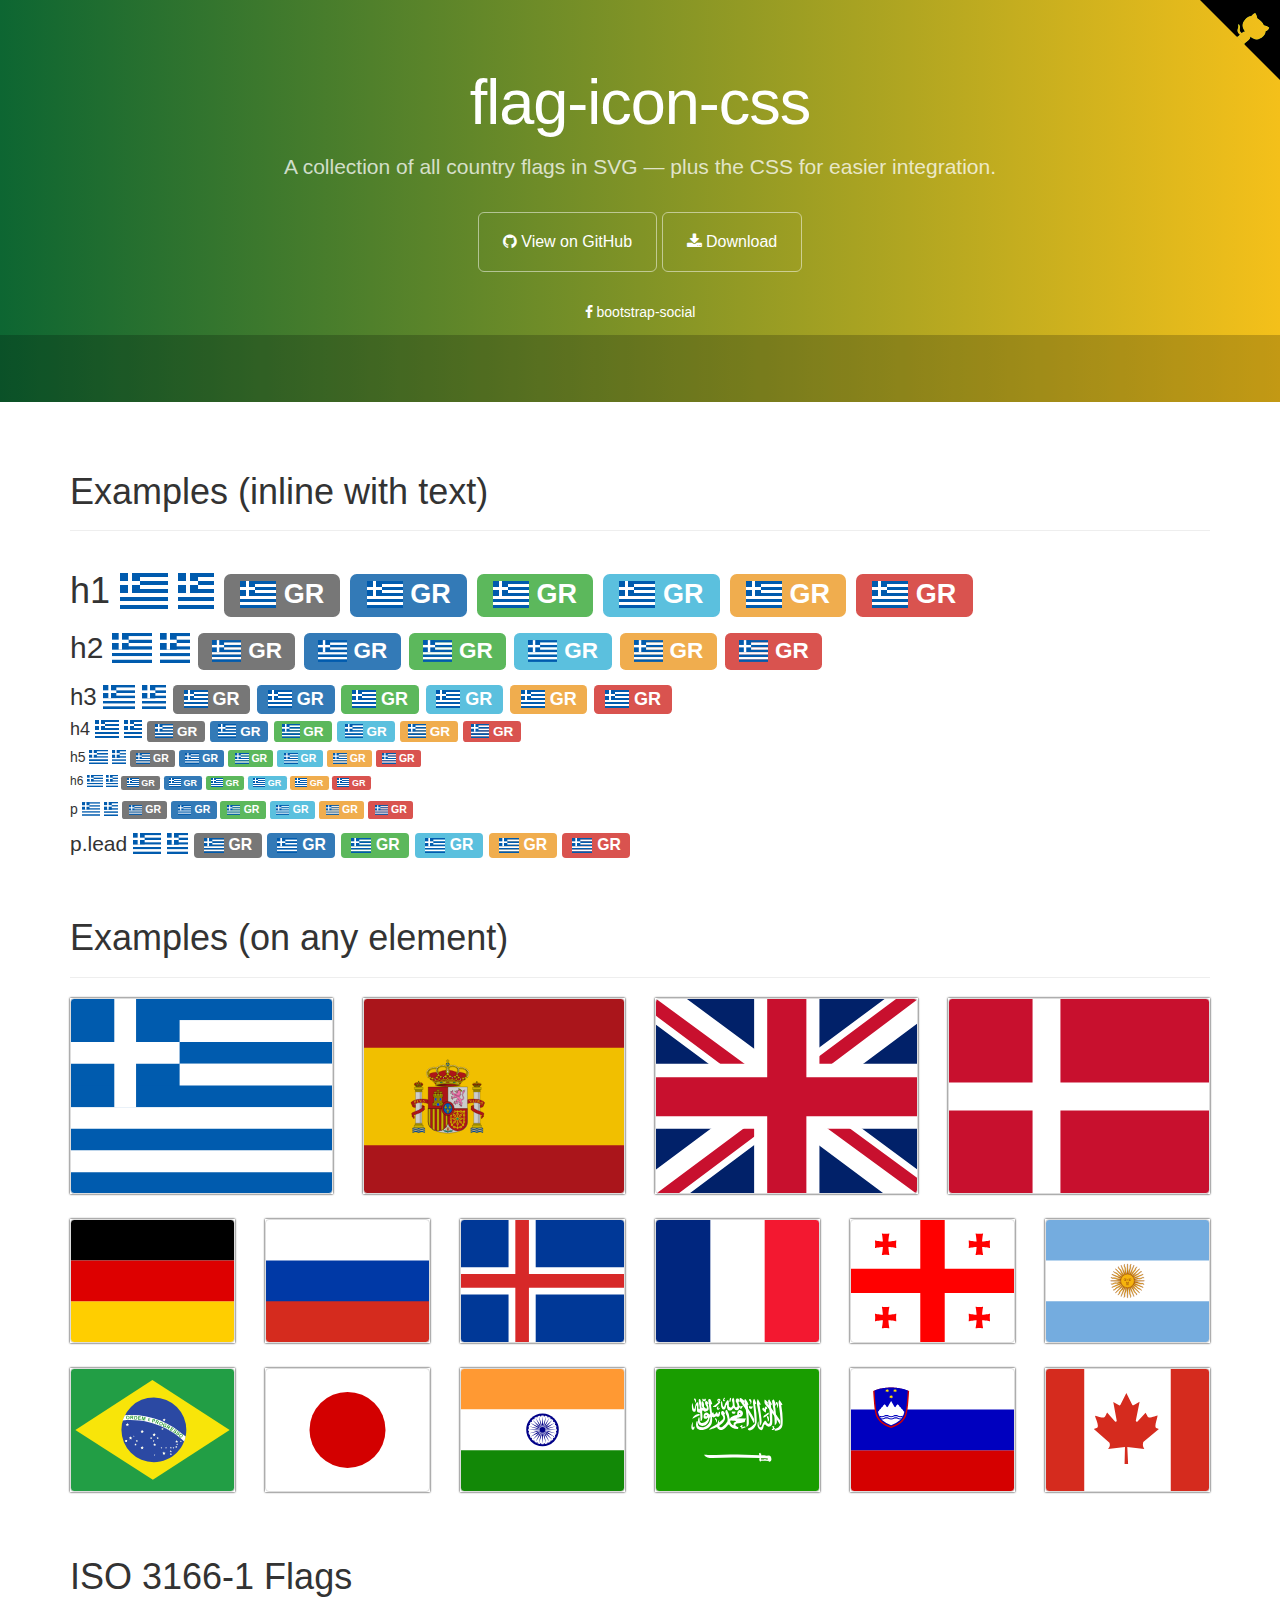
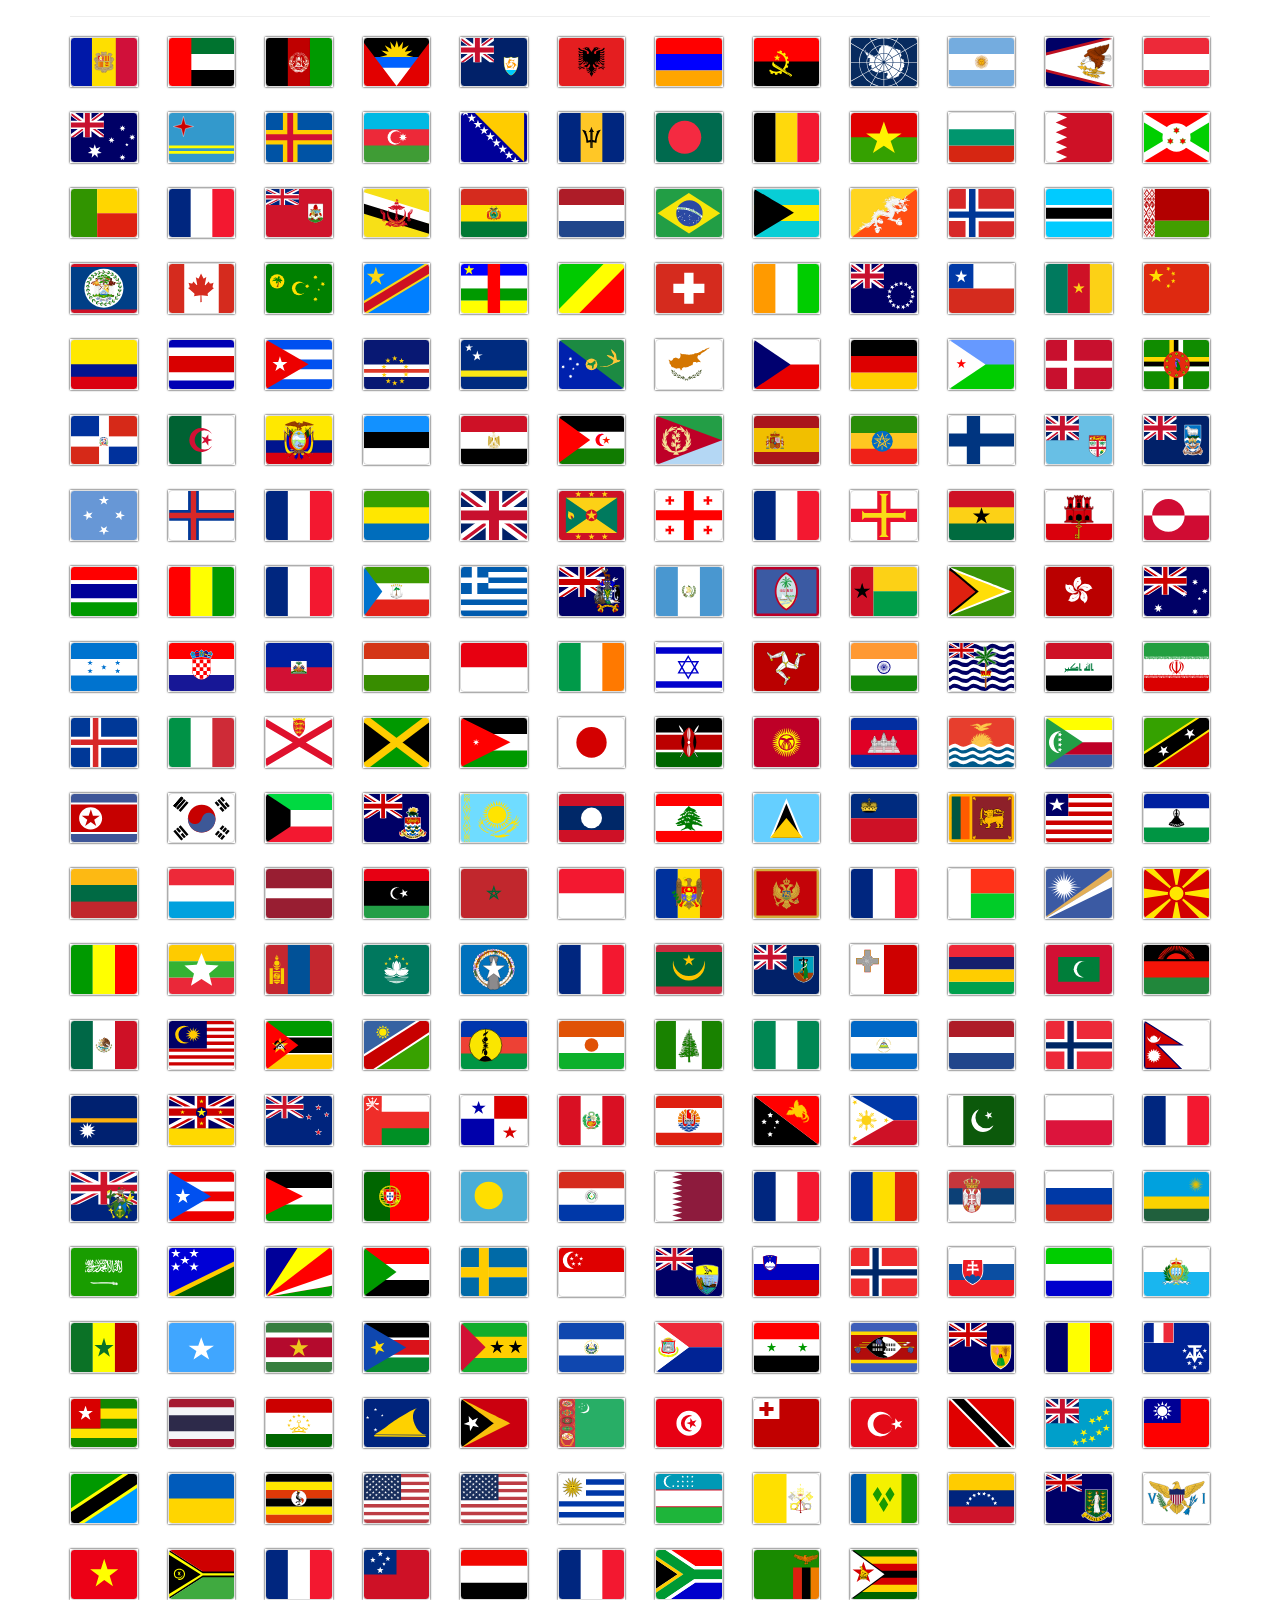
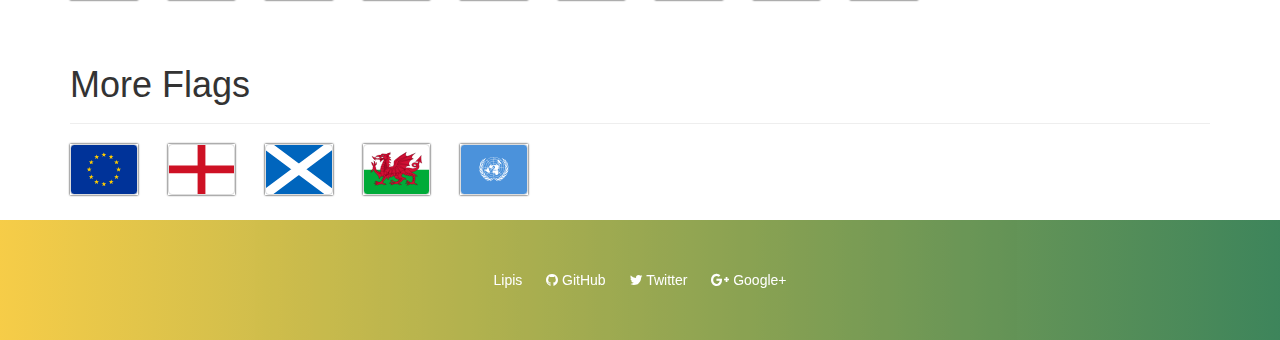
<file: Website/flag-icon-css-master/index.html>
<!DOCTYPE html>
<html lang="en">
  <head>
    <meta charset="utf-8">
    <meta name="viewport" content="width=device-width, initial-scale=1.0">
    <meta property="og:type" content="website" />
    <meta property="og:url" content="https://lipis.github.io/flag-icon-css/" />

    <title>SVG Country Flags | flag-icon-css</title>

    <link href="https://maxcdn.bootstrapcdn.com/bootstrap/3.3.6/css/bootstrap.min.css" rel="stylesheet" id="bootstrap">
    <link href="https://maxcdn.bootstrapcdn.com/font-awesome/4.5.0/css/font-awesome.min.css" rel="stylesheet">
    <link href="./assets/docs.css" rel="stylesheet">
    <link href="./css/flag-icon.css" rel="stylesheet">
  </head>

  <body>
    <div class="jumbotron">
      <div class="container">
        <h1>flag-icon-css</h1>
        <p>
          A collection of all country flags in SVG — plus the CSS for easier integration.
        </p>
        <a href="https://github.com/lipis/flag-icon-css" class="btn btn-outline btn-lg"><span class="fa fa-github"></span> View on GitHub</a>
        <a href="https://github.com/lipis/flag-icon-css/archive/master.zip" class="btn btn-outline btn-lg"><span class="fa fa-download"></span> Download</a>
        <ul class="jumbotron-links">
          <li><a href="https://lipis.github.io/bootstrap-social"><span class="fa fa-facebook"></span> bootstrap-social</a></li>
        </ul>
      </div>
      <div class="bottom">
        <iframe src="https://ghbtns.com/github-btn.html?user=lipis&amp;repo=flag-icon-css&amp;type=watch&amp;count=true" class="social-share"></iframe>
      </div>
    </div>
    <script>
      if (window.location.hostname.indexOf('github') > 0) {
        window.location.replace("http://flag-icon-css.lip.is/");
      }
    </script>
    <div class="container">
      <section id="examples">
        <div class="page-header">
          <h1>Examples (inline with text)</h1>
        </div>
        <div class="no-wrap">
          <h1>
            h1
            <span class="flag-icon flag-icon-gr"></span>
            <span class="flag-icon flag-icon-squared flag-icon-gr"></span>
            <span class="label label-default"><span class="flag-icon flag-icon-gr"></span> GR</span>
            <span class="label label-primary"><span class="flag-icon flag-icon-gr"></span> GR</span>
            <span class="label label-success"><span class="flag-icon flag-icon-gr"></span> GR</span>
            <span class="label label-info"><span class="flag-icon flag-icon-gr"></span> GR</span>
            <span class="label label-warning"><span class="flag-icon flag-icon-gr"></span> GR</span>
            <span class="label label-danger"><span class="flag-icon flag-icon-gr"></span> GR</span>
          </h1>
          <h2>
            h2
            <span class="flag-icon flag-icon-gr"></span>
            <span class="flag-icon flag-icon-squared flag-icon-gr"></span>
            <span class="label label-default"><span class="flag-icon flag-icon-gr"></span> GR</span>
            <span class="label label-primary"><span class="flag-icon flag-icon-gr"></span> GR</span>
            <span class="label label-success"><span class="flag-icon flag-icon-gr"></span> GR</span>
            <span class="label label-info"><span class="flag-icon flag-icon-gr"></span> GR</span>
            <span class="label label-warning"><span class="flag-icon flag-icon-gr"></span> GR</span>
            <span class="label label-danger"><span class="flag-icon flag-icon-gr"></span> GR</span>
          </h2>
          <h3>
            h3
            <span class="flag-icon flag-icon-gr"></span>
            <span class="flag-icon flag-icon-squared flag-icon-gr"></span>
            <span class="label label-default"><span class="flag-icon flag-icon-gr"></span> GR</span>
            <span class="label label-primary"><span class="flag-icon flag-icon-gr"></span> GR</span>
            <span class="label label-success"><span class="flag-icon flag-icon-gr"></span> GR</span>
            <span class="label label-info"><span class="flag-icon flag-icon-gr"></span> GR</span>
            <span class="label label-warning"><span class="flag-icon flag-icon-gr"></span> GR</span>
            <span class="label label-danger"><span class="flag-icon flag-icon-gr"></span> GR</span>
          </h3>
          <h4>
            h4
            <span class="flag-icon flag-icon-gr"></span>
            <span class="flag-icon flag-icon-squared flag-icon-gr"></span>
            <span class="label label-default"><span class="flag-icon flag-icon-gr"></span> GR</span>
            <span class="label label-primary"><span class="flag-icon flag-icon-gr"></span> GR</span>
            <span class="label label-success"><span class="flag-icon flag-icon-gr"></span> GR</span>
            <span class="label label-info"><span class="flag-icon flag-icon-gr"></span> GR</span>
            <span class="label label-warning"><span class="flag-icon flag-icon-gr"></span> GR</span>
            <span class="label label-danger"><span class="flag-icon flag-icon-gr"></span> GR</span>
          </h4>
          <h5>
            h5
            <span class="flag-icon flag-icon-gr"></span>
            <span class="flag-icon flag-icon-squared flag-icon-gr"></span>
            <span class="label label-default"><span class="flag-icon flag-icon-gr"></span> GR</span>
            <span class="label label-primary"><span class="flag-icon flag-icon-gr"></span> GR</span>
            <span class="label label-success"><span class="flag-icon flag-icon-gr"></span> GR</span>
            <span class="label label-info"><span class="flag-icon flag-icon-gr"></span> GR</span>
            <span class="label label-warning"><span class="flag-icon flag-icon-gr"></span> GR</span>
            <span class="label label-danger"><span class="flag-icon flag-icon-gr"></span> GR</span>
          </h5>
          <h6>
            h6
            <span class="flag-icon flag-icon-gr"></span>
            <span class="flag-icon flag-icon-squared flag-icon-gr"></span>
            <span class="label label-default"><span class="flag-icon flag-icon-gr"></span> GR</span>
            <span class="label label-primary"><span class="flag-icon flag-icon-gr"></span> GR</span>
            <span class="label label-success"><span class="flag-icon flag-icon-gr"></span> GR</span>
            <span class="label label-info"><span class="flag-icon flag-icon-gr"></span> GR</span>
            <span class="label label-warning"><span class="flag-icon flag-icon-gr"></span> GR</span>
            <span class="label label-danger"><span class="flag-icon flag-icon-gr"></span> GR</span>
          </h6>
          <p>
            p
            <span class="flag-icon flag-icon-gr"></span>
            <span class="flag-icon flag-icon-squared flag-icon-gr"></span>
            <span class="label label-default"><span class="flag-icon flag-icon-gr"></span> GR</span>
            <span class="label label-primary"><span class="flag-icon flag-icon-gr"></span> GR</span>
            <span class="label label-success"><span class="flag-icon flag-icon-gr"></span> GR</span>
            <span class="label label-info"><span class="flag-icon flag-icon-gr"></span> GR</span>
            <span class="label label-warning"><span class="flag-icon flag-icon-gr"></span> GR</span>
            <span class="label label-danger"><span class="flag-icon flag-icon-gr"></span> GR</span>
          </p>
          <p class="lead">
            p.lead
            <span class="flag-icon flag-icon-gr"></span>
            <span class="flag-icon flag-icon-squared flag-icon-gr"></span>
            <span class="label label-default"><span class="flag-icon flag-icon-gr"></span> GR</span>
            <span class="label label-primary"><span class="flag-icon flag-icon-gr"></span> GR</span>
            <span class="label label-success"><span class="flag-icon flag-icon-gr"></span> GR</span>
            <span class="label label-info"><span class="flag-icon flag-icon-gr"></span> GR</span>
            <span class="label label-warning"><span class="flag-icon flag-icon-gr"></span> GR</span>
            <span class="label label-danger"><span class="flag-icon flag-icon-gr"></span> GR</span>
          </p>
        </section>
      </section>
      <section id="more" class="d">
        <div class="page-header">
          <h1>Examples (on any element)</h1>
        </div>
        <div class="row">
          <div class="col-lg-3 col-md-4 col-sm-4 col-xs-6">
            <div class="flag-wrapper">
              <div class="img-thumbnail flag flag-icon-background flag-icon-gr"></div>
            </div>
          </div>
          <div class="col-lg-3 col-md-4 col-sm-4 col-xs-6">
            <div class="flag-wrapper">
              <div class="img-thumbnail flag flag-icon-background flag-icon-es"></div>
            </div>
          </div>
          <div class="col-lg-3 col-md-4 col-sm-4 col-xs-3">
            <div class="flag-wrapper">
              <div class="img-thumbnail flag flag-icon-background flag-icon-gb"></div>
            </div>
          </div>
          <div class="col-lg-3 col-sm-2 col-xs-3">
            <div class="flag-wrapper">
              <div class="img-thumbnail flag flag-icon-background flag-icon-dk"></div>
            </div>
          </div>
          <div class="col-sm-2 col-xs-3">
            <div class="flag-wrapper">
              <div class="img-thumbnail flag flag-icon-background flag-icon-de"></div>
            </div>
          </div>
          <div class="col-sm-2 col-xs-3">
            <div class="flag-wrapper">
              <div class="img-thumbnail flag flag-icon-background flag-icon-ru"></div>
            </div>
          </div>
          <div class="col-sm-2 col-xs-3">
            <div class="flag-wrapper">
              <div class="img-thumbnail flag flag-icon-background flag-icon-is"></div>
            </div>
          </div>
          <div class="col-sm-2 col-xs-3">
            <div class="flag-wrapper">
              <div class="img-thumbnail flag flag-icon-background flag-icon-fr"></div>
            </div>
          </div>
          <div class="col-sm-2 col-xs-3">
            <div class="flag-wrapper">
              <div class="img-thumbnail flag flag-icon-background flag-icon-ge"></div>
            </div>
          </div>
          <div class="col-sm-2 col-xs-3">
            <div class="flag-wrapper">
              <div class="img-thumbnail flag flag-icon-background flag-icon-ar"></div>
            </div>
          </div>
          <div class="col-sm-2 col-xs-3">
            <div class="flag-wrapper">
              <div class="img-thumbnail flag flag-icon-background flag-icon-br"></div>
            </div>
          </div>
          <div class="col-sm-2 col-xs-3">
            <div class="flag-wrapper">
              <div class="img-thumbnail flag flag-icon-background flag-icon-jp"></div>
            </div>
          </div>
          <div class="col-sm-2 col-xs-3 hidden-xs">
            <div class="flag-wrapper">
              <div class="img-thumbnail flag flag-icon-background flag-icon-in"></div>
            </div>
          </div>
          <div class="col-sm-2 col-xs-3">
            <div class="flag-wrapper">
              <div class="img-thumbnail flag flag-icon-background flag-icon-sa"></div>
            </div>
          </div>
          <div class="col-sm-2 col-xs-3">
            <div class="flag-wrapper">
              <div class="img-thumbnail flag flag-icon-background flag-icon-si"></div>
            </div>
          </div>
          <div class="col-sm-2 col-xs-3 visible-lg">
            <div class="flag-wrapper">
              <div class="img-thumbnail flag flag-icon-background flag-icon-ca"></div>
            </div>
          </div>
        </div>
      </section>
      <section class="all-flags">
        <div class="page-header">
          <h1>ISO 3166-1 Flags</h1>
        </div>
        <div class="row">
          <div class="col-md-1 col-sm-2 col-xs-3"><div class="flag-wrapper"><div class="img-thumbnail flag flag-icon-background flag-icon-ad" title="ad" id="ad"></div></div></div>
          <div class="col-md-1 col-sm-2 col-xs-3"><div class="flag-wrapper"><div class="img-thumbnail flag flag-icon-background flag-icon-ae" title="ae" id="ae"></div></div></div>
          <div class="col-md-1 col-sm-2 col-xs-3"><div class="flag-wrapper"><div class="img-thumbnail flag flag-icon-background flag-icon-af" title="af" id="af"></div></div></div>
          <div class="col-md-1 col-sm-2 col-xs-3"><div class="flag-wrapper"><div class="img-thumbnail flag flag-icon-background flag-icon-ag" title="ag" id="ag"></div></div></div>
          <div class="col-md-1 col-sm-2 col-xs-3"><div class="flag-wrapper"><div class="img-thumbnail flag flag-icon-background flag-icon-ai" title="ai" id="ai"></div></div></div>
          <div class="col-md-1 col-sm-2 col-xs-3"><div class="flag-wrapper"><div class="img-thumbnail flag flag-icon-background flag-icon-al" title="al" id="al"></div></div></div>
          <div class="col-md-1 col-sm-2 col-xs-3"><div class="flag-wrapper"><div class="img-thumbnail flag flag-icon-background flag-icon-am" title="am" id="am"></div></div></div>
          <div class="col-md-1 col-sm-2 col-xs-3"><div class="flag-wrapper"><div class="img-thumbnail flag flag-icon-background flag-icon-ao" title="ao" id="ao"></div></div></div>
          <div class="col-md-1 col-sm-2 col-xs-3"><div class="flag-wrapper"><div class="img-thumbnail flag flag-icon-background flag-icon-aq" title="aq" id="aq"></div></div></div>
          <div class="col-md-1 col-sm-2 col-xs-3"><div class="flag-wrapper"><div class="img-thumbnail flag flag-icon-background flag-icon-ar" title="ar" id="ar"></div></div></div>
          <div class="col-md-1 col-sm-2 col-xs-3"><div class="flag-wrapper"><div class="img-thumbnail flag flag-icon-background flag-icon-as" title="as" id="as"></div></div></div>
          <div class="col-md-1 col-sm-2 col-xs-3"><div class="flag-wrapper"><div class="img-thumbnail flag flag-icon-background flag-icon-at" title="at" id="at"></div></div></div>
          <div class="col-md-1 col-sm-2 col-xs-3"><div class="flag-wrapper"><div class="img-thumbnail flag flag-icon-background flag-icon-au" title="au" id="au"></div></div></div>
          <div class="col-md-1 col-sm-2 col-xs-3"><div class="flag-wrapper"><div class="img-thumbnail flag flag-icon-background flag-icon-aw" title="aw" id="aw"></div></div></div>
          <div class="col-md-1 col-sm-2 col-xs-3"><div class="flag-wrapper"><div class="img-thumbnail flag flag-icon-background flag-icon-ax" title="ax" id="ax"></div></div></div>
          <div class="col-md-1 col-sm-2 col-xs-3"><div class="flag-wrapper"><div class="img-thumbnail flag flag-icon-background flag-icon-az" title="az" id="az"></div></div></div>
          <div class="col-md-1 col-sm-2 col-xs-3"><div class="flag-wrapper"><div class="img-thumbnail flag flag-icon-background flag-icon-ba" title="ba" id="ba"></div></div></div>
          <div class="col-md-1 col-sm-2 col-xs-3"><div class="flag-wrapper"><div class="img-thumbnail flag flag-icon-background flag-icon-bb" title="bb" id="bb"></div></div></div>
          <div class="col-md-1 col-sm-2 col-xs-3"><div class="flag-wrapper"><div class="img-thumbnail flag flag-icon-background flag-icon-bd" title="bd" id="bd"></div></div></div>
          <div class="col-md-1 col-sm-2 col-xs-3"><div class="flag-wrapper"><div class="img-thumbnail flag flag-icon-background flag-icon-be" title="be" id="be"></div></div></div>
          <div class="col-md-1 col-sm-2 col-xs-3"><div class="flag-wrapper"><div class="img-thumbnail flag flag-icon-background flag-icon-bf" title="bf" id="bf"></div></div></div>
          <div class="col-md-1 col-sm-2 col-xs-3"><div class="flag-wrapper"><div class="img-thumbnail flag flag-icon-background flag-icon-bg" title="bg" id="bg"></div></div></div>
          <div class="col-md-1 col-sm-2 col-xs-3"><div class="flag-wrapper"><div class="img-thumbnail flag flag-icon-background flag-icon-bh" title="bh" id="bh"></div></div></div>
          <div class="col-md-1 col-sm-2 col-xs-3"><div class="flag-wrapper"><div class="img-thumbnail flag flag-icon-background flag-icon-bi" title="bi" id="bi"></div></div></div>
          <div class="col-md-1 col-sm-2 col-xs-3"><div class="flag-wrapper"><div class="img-thumbnail flag flag-icon-background flag-icon-bj" title="bj" id="bj"></div></div></div>
          <div class="col-md-1 col-sm-2 col-xs-3"><div class="flag-wrapper"><div class="img-thumbnail flag flag-icon-background flag-icon-bl" title="bl" id="bl"></div></div></div>
          <div class="col-md-1 col-sm-2 col-xs-3"><div class="flag-wrapper"><div class="img-thumbnail flag flag-icon-background flag-icon-bm" title="bm" id="bm"></div></div></div>
          <div class="col-md-1 col-sm-2 col-xs-3"><div class="flag-wrapper"><div class="img-thumbnail flag flag-icon-background flag-icon-bn" title="bn" id="bn"></div></div></div>
          <div class="col-md-1 col-sm-2 col-xs-3"><div class="flag-wrapper"><div class="img-thumbnail flag flag-icon-background flag-icon-bo" title="bo" id="bo"></div></div></div>
          <div class="col-md-1 col-sm-2 col-xs-3"><div class="flag-wrapper"><div class="img-thumbnail flag flag-icon-background flag-icon-bq" title="bq" id="bq"></div></div></div>
          <div class="col-md-1 col-sm-2 col-xs-3"><div class="flag-wrapper"><div class="img-thumbnail flag flag-icon-background flag-icon-br" title="br" id="br"></div></div></div>
          <div class="col-md-1 col-sm-2 col-xs-3"><div class="flag-wrapper"><div class="img-thumbnail flag flag-icon-background flag-icon-bs" title="bs" id="bs"></div></div></div>
          <div class="col-md-1 col-sm-2 col-xs-3"><div class="flag-wrapper"><div class="img-thumbnail flag flag-icon-background flag-icon-bt" title="bt" id="bt"></div></div></div>
          <div class="col-md-1 col-sm-2 col-xs-3"><div class="flag-wrapper"><div class="img-thumbnail flag flag-icon-background flag-icon-bv" title="bv" id="bv"></div></div></div>
          <div class="col-md-1 col-sm-2 col-xs-3"><div class="flag-wrapper"><div class="img-thumbnail flag flag-icon-background flag-icon-bw" title="bw" id="bw"></div></div></div>
          <div class="col-md-1 col-sm-2 col-xs-3"><div class="flag-wrapper"><div class="img-thumbnail flag flag-icon-background flag-icon-by" title="by" id="by"></div></div></div>
          <div class="col-md-1 col-sm-2 col-xs-3"><div class="flag-wrapper"><div class="img-thumbnail flag flag-icon-background flag-icon-bz" title="bz" id="bz"></div></div></div>
          <div class="col-md-1 col-sm-2 col-xs-3"><div class="flag-wrapper"><div class="img-thumbnail flag flag-icon-background flag-icon-ca" title="ca" id="ca"></div></div></div>
          <div class="col-md-1 col-sm-2 col-xs-3"><div class="flag-wrapper"><div class="img-thumbnail flag flag-icon-background flag-icon-cc" title="cc" id="cc"></div></div></div>
          <div class="col-md-1 col-sm-2 col-xs-3"><div class="flag-wrapper"><div class="img-thumbnail flag flag-icon-background flag-icon-cd" title="cd" id="cd"></div></div></div>
          <div class="col-md-1 col-sm-2 col-xs-3"><div class="flag-wrapper"><div class="img-thumbnail flag flag-icon-background flag-icon-cf" title="cf" id="cf"></div></div></div>
          <div class="col-md-1 col-sm-2 col-xs-3"><div class="flag-wrapper"><div class="img-thumbnail flag flag-icon-background flag-icon-cg" title="cg" id="cg"></div></div></div>
          <div class="col-md-1 col-sm-2 col-xs-3"><div class="flag-wrapper"><div class="img-thumbnail flag flag-icon-background flag-icon-ch" title="ch" id="ch"></div></div></div>
          <div class="col-md-1 col-sm-2 col-xs-3"><div class="flag-wrapper"><div class="img-thumbnail flag flag-icon-background flag-icon-ci" title="ci" id="ci"></div></div></div>
          <div class="col-md-1 col-sm-2 col-xs-3"><div class="flag-wrapper"><div class="img-thumbnail flag flag-icon-background flag-icon-ck" title="ck" id="ck"></div></div></div>
          <div class="col-md-1 col-sm-2 col-xs-3"><div class="flag-wrapper"><div class="img-thumbnail flag flag-icon-background flag-icon-cl" title="cl" id="cl"></div></div></div>
          <div class="col-md-1 col-sm-2 col-xs-3"><div class="flag-wrapper"><div class="img-thumbnail flag flag-icon-background flag-icon-cm" title="cm" id="cm"></div></div></div>
          <div class="col-md-1 col-sm-2 col-xs-3"><div class="flag-wrapper"><div class="img-thumbnail flag flag-icon-background flag-icon-cn" title="cn" id="cn"></div></div></div>
          <div class="col-md-1 col-sm-2 col-xs-3"><div class="flag-wrapper"><div class="img-thumbnail flag flag-icon-background flag-icon-co" title="co" id="co"></div></div></div>
          <div class="col-md-1 col-sm-2 col-xs-3"><div class="flag-wrapper"><div class="img-thumbnail flag flag-icon-background flag-icon-cr" title="cr" id="cr"></div></div></div>
          <div class="col-md-1 col-sm-2 col-xs-3"><div class="flag-wrapper"><div class="img-thumbnail flag flag-icon-background flag-icon-cu" title="cu" id="cu"></div></div></div>
          <div class="col-md-1 col-sm-2 col-xs-3"><div class="flag-wrapper"><div class="img-thumbnail flag flag-icon-background flag-icon-cv" title="cv" id="cv"></div></div></div>
          <div class="col-md-1 col-sm-2 col-xs-3"><div class="flag-wrapper"><div class="img-thumbnail flag flag-icon-background flag-icon-cw" title="cw" id="cw"></div></div></div>
          <div class="col-md-1 col-sm-2 col-xs-3"><div class="flag-wrapper"><div class="img-thumbnail flag flag-icon-background flag-icon-cx" title="cx" id="cx"></div></div></div>
          <div class="col-md-1 col-sm-2 col-xs-3"><div class="flag-wrapper"><div class="img-thumbnail flag flag-icon-background flag-icon-cy" title="cy" id="cy"></div></div></div>
          <div class="col-md-1 col-sm-2 col-xs-3"><div class="flag-wrapper"><div class="img-thumbnail flag flag-icon-background flag-icon-cz" title="cz" id="cz"></div></div></div>
          <div class="col-md-1 col-sm-2 col-xs-3"><div class="flag-wrapper"><div class="img-thumbnail flag flag-icon-background flag-icon-de" title="de" id="de"></div></div></div>
          <div class="col-md-1 col-sm-2 col-xs-3"><div class="flag-wrapper"><div class="img-thumbnail flag flag-icon-background flag-icon-dj" title="dj" id="dj"></div></div></div>
          <div class="col-md-1 col-sm-2 col-xs-3"><div class="flag-wrapper"><div class="img-thumbnail flag flag-icon-background flag-icon-dk" title="dk" id="dk"></div></div></div>
          <div class="col-md-1 col-sm-2 col-xs-3"><div class="flag-wrapper"><div class="img-thumbnail flag flag-icon-background flag-icon-dm" title="dm" id="dm"></div></div></div>
          <div class="col-md-1 col-sm-2 col-xs-3"><div class="flag-wrapper"><div class="img-thumbnail flag flag-icon-background flag-icon-do" title="do" id="do"></div></div></div>
          <div class="col-md-1 col-sm-2 col-xs-3"><div class="flag-wrapper"><div class="img-thumbnail flag flag-icon-background flag-icon-dz" title="dz" id="dz"></div></div></div>
          <div class="col-md-1 col-sm-2 col-xs-3"><div class="flag-wrapper"><div class="img-thumbnail flag flag-icon-background flag-icon-ec" title="ec" id="ec"></div></div></div>
          <div class="col-md-1 col-sm-2 col-xs-3"><div class="flag-wrapper"><div class="img-thumbnail flag flag-icon-background flag-icon-ee" title="ee" id="ee"></div></div></div>
          <div class="col-md-1 col-sm-2 col-xs-3"><div class="flag-wrapper"><div class="img-thumbnail flag flag-icon-background flag-icon-eg" title="eg" id="eg"></div></div></div>
          <div class="col-md-1 col-sm-2 col-xs-3"><div class="flag-wrapper"><div class="img-thumbnail flag flag-icon-background flag-icon-eh" title="eh" id="eh"></div></div></div>
          <div class="col-md-1 col-sm-2 col-xs-3"><div class="flag-wrapper"><div class="img-thumbnail flag flag-icon-background flag-icon-er" title="er" id="er"></div></div></div>
          <div class="col-md-1 col-sm-2 col-xs-3"><div class="flag-wrapper"><div class="img-thumbnail flag flag-icon-background flag-icon-es" title="es" id="es"></div></div></div>
          <div class="col-md-1 col-sm-2 col-xs-3"><div class="flag-wrapper"><div class="img-thumbnail flag flag-icon-background flag-icon-et" title="et" id="et"></div></div></div>
          <div class="col-md-1 col-sm-2 col-xs-3"><div class="flag-wrapper"><div class="img-thumbnail flag flag-icon-background flag-icon-fi" title="fi" id="fi"></div></div></div>
          <div class="col-md-1 col-sm-2 col-xs-3"><div class="flag-wrapper"><div class="img-thumbnail flag flag-icon-background flag-icon-fj" title="fj" id="fj"></div></div></div>
          <div class="col-md-1 col-sm-2 col-xs-3"><div class="flag-wrapper"><div class="img-thumbnail flag flag-icon-background flag-icon-fk" title="fk" id="fk"></div></div></div>
          <div class="col-md-1 col-sm-2 col-xs-3"><div class="flag-wrapper"><div class="img-thumbnail flag flag-icon-background flag-icon-fm" title="fm" id="fm"></div></div></div>
          <div class="col-md-1 col-sm-2 col-xs-3"><div class="flag-wrapper"><div class="img-thumbnail flag flag-icon-background flag-icon-fo" title="fo" id="fo"></div></div></div>
          <div class="col-md-1 col-sm-2 col-xs-3"><div class="flag-wrapper"><div class="img-thumbnail flag flag-icon-background flag-icon-fr" title="fr" id="fr"></div></div></div>
          <div class="col-md-1 col-sm-2 col-xs-3"><div class="flag-wrapper"><div class="img-thumbnail flag flag-icon-background flag-icon-ga" title="ga" id="ga"></div></div></div>
          <div class="col-md-1 col-sm-2 col-xs-3"><div class="flag-wrapper"><div class="img-thumbnail flag flag-icon-background flag-icon-gb" title="gb" id="gb"></div></div></div>
          <div class="col-md-1 col-sm-2 col-xs-3"><div class="flag-wrapper"><div class="img-thumbnail flag flag-icon-background flag-icon-gd" title="gd" id="gd"></div></div></div>
          <div class="col-md-1 col-sm-2 col-xs-3"><div class="flag-wrapper"><div class="img-thumbnail flag flag-icon-background flag-icon-ge" title="ge" id="ge"></div></div></div>
          <div class="col-md-1 col-sm-2 col-xs-3"><div class="flag-wrapper"><div class="img-thumbnail flag flag-icon-background flag-icon-gf" title="gf" id="gf"></div></div></div>
          <div class="col-md-1 col-sm-2 col-xs-3"><div class="flag-wrapper"><div class="img-thumbnail flag flag-icon-background flag-icon-gg" title="gg" id="gg"></div></div></div>
          <div class="col-md-1 col-sm-2 col-xs-3"><div class="flag-wrapper"><div class="img-thumbnail flag flag-icon-background flag-icon-gh" title="gh" id="gh"></div></div></div>
          <div class="col-md-1 col-sm-2 col-xs-3"><div class="flag-wrapper"><div class="img-thumbnail flag flag-icon-background flag-icon-gi" title="gi" id="gi"></div></div></div>
          <div class="col-md-1 col-sm-2 col-xs-3"><div class="flag-wrapper"><div class="img-thumbnail flag flag-icon-background flag-icon-gl" title="gl" id="gl"></div></div></div>
          <div class="col-md-1 col-sm-2 col-xs-3"><div class="flag-wrapper"><div class="img-thumbnail flag flag-icon-background flag-icon-gm" title="gm" id="gm"></div></div></div>
          <div class="col-md-1 col-sm-2 col-xs-3"><div class="flag-wrapper"><div class="img-thumbnail flag flag-icon-background flag-icon-gn" title="gn" id="gn"></div></div></div>
          <div class="col-md-1 col-sm-2 col-xs-3"><div class="flag-wrapper"><div class="img-thumbnail flag flag-icon-background flag-icon-gp" title="gp" id="gp"></div></div></div>
          <div class="col-md-1 col-sm-2 col-xs-3"><div class="flag-wrapper"><div class="img-thumbnail flag flag-icon-background flag-icon-gq" title="gq" id="gq"></div></div></div>
          <div class="col-md-1 col-sm-2 col-xs-3"><div class="flag-wrapper"><div class="img-thumbnail flag flag-icon-background flag-icon-gr" title="gr" id="gr"></div></div></div>
          <div class="col-md-1 col-sm-2 col-xs-3"><div class="flag-wrapper"><div class="img-thumbnail flag flag-icon-background flag-icon-gs" title="gs" id="gs"></div></div></div>
          <div class="col-md-1 col-sm-2 col-xs-3"><div class="flag-wrapper"><div class="img-thumbnail flag flag-icon-background flag-icon-gt" title="gt" id="gt"></div></div></div>
          <div class="col-md-1 col-sm-2 col-xs-3"><div class="flag-wrapper"><div class="img-thumbnail flag flag-icon-background flag-icon-gu" title="gu" id="gu"></div></div></div>
          <div class="col-md-1 col-sm-2 col-xs-3"><div class="flag-wrapper"><div class="img-thumbnail flag flag-icon-background flag-icon-gw" title="gw" id="gw"></div></div></div>
          <div class="col-md-1 col-sm-2 col-xs-3"><div class="flag-wrapper"><div class="img-thumbnail flag flag-icon-background flag-icon-gy" title="gy" id="gy"></div></div></div>
          <div class="col-md-1 col-sm-2 col-xs-3"><div class="flag-wrapper"><div class="img-thumbnail flag flag-icon-background flag-icon-hk" title="hk" id="hk"></div></div></div>
          <div class="col-md-1 col-sm-2 col-xs-3"><div class="flag-wrapper"><div class="img-thumbnail flag flag-icon-background flag-icon-hm" title="hm" id="hm"></div></div></div>
          <div class="col-md-1 col-sm-2 col-xs-3"><div class="flag-wrapper"><div class="img-thumbnail flag flag-icon-background flag-icon-hn" title="hn" id="hn"></div></div></div>
          <div class="col-md-1 col-sm-2 col-xs-3"><div class="flag-wrapper"><div class="img-thumbnail flag flag-icon-background flag-icon-hr" title="hr" id="hr"></div></div></div>
          <div class="col-md-1 col-sm-2 col-xs-3"><div class="flag-wrapper"><div class="img-thumbnail flag flag-icon-background flag-icon-ht" title="ht" id="ht"></div></div></div>
          <div class="col-md-1 col-sm-2 col-xs-3"><div class="flag-wrapper"><div class="img-thumbnail flag flag-icon-background flag-icon-hu" title="hu" id="hu"></div></div></div>
          <div class="col-md-1 col-sm-2 col-xs-3"><div class="flag-wrapper"><div class="img-thumbnail flag flag-icon-background flag-icon-id" title="id" id="id"></div></div></div>
          <div class="col-md-1 col-sm-2 col-xs-3"><div class="flag-wrapper"><div class="img-thumbnail flag flag-icon-background flag-icon-ie" title="ie" id="ie"></div></div></div>
          <div class="col-md-1 col-sm-2 col-xs-3"><div class="flag-wrapper"><div class="img-thumbnail flag flag-icon-background flag-icon-il" title="il" id="il"></div></div></div>
          <div class="col-md-1 col-sm-2 col-xs-3"><div class="flag-wrapper"><div class="img-thumbnail flag flag-icon-background flag-icon-im" title="im" id="im"></div></div></div>
          <div class="col-md-1 col-sm-2 col-xs-3"><div class="flag-wrapper"><div class="img-thumbnail flag flag-icon-background flag-icon-in" title="in" id="in"></div></div></div>
          <div class="col-md-1 col-sm-2 col-xs-3"><div class="flag-wrapper"><div class="img-thumbnail flag flag-icon-background flag-icon-io" title="io" id="io"></div></div></div>
          <div class="col-md-1 col-sm-2 col-xs-3"><div class="flag-wrapper"><div class="img-thumbnail flag flag-icon-background flag-icon-iq" title="iq" id="iq"></div></div></div>
          <div class="col-md-1 col-sm-2 col-xs-3"><div class="flag-wrapper"><div class="img-thumbnail flag flag-icon-background flag-icon-ir" title="ir" id="ir"></div></div></div>
          <div class="col-md-1 col-sm-2 col-xs-3"><div class="flag-wrapper"><div class="img-thumbnail flag flag-icon-background flag-icon-is" title="is" id="is"></div></div></div>
          <div class="col-md-1 col-sm-2 col-xs-3"><div class="flag-wrapper"><div class="img-thumbnail flag flag-icon-background flag-icon-it" title="it" id="it"></div></div></div>
          <div class="col-md-1 col-sm-2 col-xs-3"><div class="flag-wrapper"><div class="img-thumbnail flag flag-icon-background flag-icon-je" title="je" id="je"></div></div></div>
          <div class="col-md-1 col-sm-2 col-xs-3"><div class="flag-wrapper"><div class="img-thumbnail flag flag-icon-background flag-icon-jm" title="jm" id="jm"></div></div></div>
          <div class="col-md-1 col-sm-2 col-xs-3"><div class="flag-wrapper"><div class="img-thumbnail flag flag-icon-background flag-icon-jo" title="jo" id="jo"></div></div></div>
          <div class="col-md-1 col-sm-2 col-xs-3"><div class="flag-wrapper"><div class="img-thumbnail flag flag-icon-background flag-icon-jp" title="jp" id="jp"></div></div></div>
          <div class="col-md-1 col-sm-2 col-xs-3"><div class="flag-wrapper"><div class="img-thumbnail flag flag-icon-background flag-icon-ke" title="ke" id="ke"></div></div></div>
          <div class="col-md-1 col-sm-2 col-xs-3"><div class="flag-wrapper"><div class="img-thumbnail flag flag-icon-background flag-icon-kg" title="kg" id="kg"></div></div></div>
          <div class="col-md-1 col-sm-2 col-xs-3"><div class="flag-wrapper"><div class="img-thumbnail flag flag-icon-background flag-icon-kh" title="kh" id="kh"></div></div></div>
          <div class="col-md-1 col-sm-2 col-xs-3"><div class="flag-wrapper"><div class="img-thumbnail flag flag-icon-background flag-icon-ki" title="ki" id="ki"></div></div></div>
          <div class="col-md-1 col-sm-2 col-xs-3"><div class="flag-wrapper"><div class="img-thumbnail flag flag-icon-background flag-icon-km" title="km" id="km"></div></div></div>
          <div class="col-md-1 col-sm-2 col-xs-3"><div class="flag-wrapper"><div class="img-thumbnail flag flag-icon-background flag-icon-kn" title="kn" id="kn"></div></div></div>
          <div class="col-md-1 col-sm-2 col-xs-3"><div class="flag-wrapper"><div class="img-thumbnail flag flag-icon-background flag-icon-kp" title="kp" id="kp"></div></div></div>
          <div class="col-md-1 col-sm-2 col-xs-3"><div class="flag-wrapper"><div class="img-thumbnail flag flag-icon-background flag-icon-kr" title="kr" id="kr"></div></div></div>
          <div class="col-md-1 col-sm-2 col-xs-3"><div class="flag-wrapper"><div class="img-thumbnail flag flag-icon-background flag-icon-kw" title="kw" id="kw"></div></div></div>
          <div class="col-md-1 col-sm-2 col-xs-3"><div class="flag-wrapper"><div class="img-thumbnail flag flag-icon-background flag-icon-ky" title="ky" id="ky"></div></div></div>
          <div class="col-md-1 col-sm-2 col-xs-3"><div class="flag-wrapper"><div class="img-thumbnail flag flag-icon-background flag-icon-kz" title="kz" id="kz"></div></div></div>
          <div class="col-md-1 col-sm-2 col-xs-3"><div class="flag-wrapper"><div class="img-thumbnail flag flag-icon-background flag-icon-la" title="la" id="la"></div></div></div>
          <div class="col-md-1 col-sm-2 col-xs-3"><div class="flag-wrapper"><div class="img-thumbnail flag flag-icon-background flag-icon-lb" title="lb" id="lb"></div></div></div>
          <div class="col-md-1 col-sm-2 col-xs-3"><div class="flag-wrapper"><div class="img-thumbnail flag flag-icon-background flag-icon-lc" title="lc" id="lc"></div></div></div>
          <div class="col-md-1 col-sm-2 col-xs-3"><div class="flag-wrapper"><div class="img-thumbnail flag flag-icon-background flag-icon-li" title="li" id="li"></div></div></div>
          <div class="col-md-1 col-sm-2 col-xs-3"><div class="flag-wrapper"><div class="img-thumbnail flag flag-icon-background flag-icon-lk" title="lk" id="lk"></div></div></div>
          <div class="col-md-1 col-sm-2 col-xs-3"><div class="flag-wrapper"><div class="img-thumbnail flag flag-icon-background flag-icon-lr" title="lr" id="lr"></div></div></div>
          <div class="col-md-1 col-sm-2 col-xs-3"><div class="flag-wrapper"><div class="img-thumbnail flag flag-icon-background flag-icon-ls" title="ls" id="ls"></div></div></div>
          <div class="col-md-1 col-sm-2 col-xs-3"><div class="flag-wrapper"><div class="img-thumbnail flag flag-icon-background flag-icon-lt" title="lt" id="lt"></div></div></div>
          <div class="col-md-1 col-sm-2 col-xs-3"><div class="flag-wrapper"><div class="img-thumbnail flag flag-icon-background flag-icon-lu" title="lu" id="lu"></div></div></div>
          <div class="col-md-1 col-sm-2 col-xs-3"><div class="flag-wrapper"><div class="img-thumbnail flag flag-icon-background flag-icon-lv" title="lv" id="lv"></div></div></div>
          <div class="col-md-1 col-sm-2 col-xs-3"><div class="flag-wrapper"><div class="img-thumbnail flag flag-icon-background flag-icon-ly" title="ly" id="ly"></div></div></div>
          <div class="col-md-1 col-sm-2 col-xs-3"><div class="flag-wrapper"><div class="img-thumbnail flag flag-icon-background flag-icon-ma" title="ma" id="ma"></div></div></div>
          <div class="col-md-1 col-sm-2 col-xs-3"><div class="flag-wrapper"><div class="img-thumbnail flag flag-icon-background flag-icon-mc" title="mc" id="mc"></div></div></div>
          <div class="col-md-1 col-sm-2 col-xs-3"><div class="flag-wrapper"><div class="img-thumbnail flag flag-icon-background flag-icon-md" title="md" id="md"></div></div></div>
          <div class="col-md-1 col-sm-2 col-xs-3"><div class="flag-wrapper"><div class="img-thumbnail flag flag-icon-background flag-icon-me" title="me" id="me"></div></div></div>
          <div class="col-md-1 col-sm-2 col-xs-3"><div class="flag-wrapper"><div class="img-thumbnail flag flag-icon-background flag-icon-mf" title="mf" id="mf"></div></div></div>
          <div class="col-md-1 col-sm-2 col-xs-3"><div class="flag-wrapper"><div class="img-thumbnail flag flag-icon-background flag-icon-mg" title="mg" id="mg"></div></div></div>
          <div class="col-md-1 col-sm-2 col-xs-3"><div class="flag-wrapper"><div class="img-thumbnail flag flag-icon-background flag-icon-mh" title="mh" id="mh"></div></div></div>
          <div class="col-md-1 col-sm-2 col-xs-3"><div class="flag-wrapper"><div class="img-thumbnail flag flag-icon-background flag-icon-mk" title="mk" id="mk"></div></div></div>
          <div class="col-md-1 col-sm-2 col-xs-3"><div class="flag-wrapper"><div class="img-thumbnail flag flag-icon-background flag-icon-ml" title="ml" id="ml"></div></div></div>
          <div class="col-md-1 col-sm-2 col-xs-3"><div class="flag-wrapper"><div class="img-thumbnail flag flag-icon-background flag-icon-mm" title="mm" id="mm"></div></div></div>
          <div class="col-md-1 col-sm-2 col-xs-3"><div class="flag-wrapper"><div class="img-thumbnail flag flag-icon-background flag-icon-mn" title="mn" id="mn"></div></div></div>
          <div class="col-md-1 col-sm-2 col-xs-3"><div class="flag-wrapper"><div class="img-thumbnail flag flag-icon-background flag-icon-mo" title="mo" id="mo"></div></div></div>
          <div class="col-md-1 col-sm-2 col-xs-3"><div class="flag-wrapper"><div class="img-thumbnail flag flag-icon-background flag-icon-mp" title="mp" id="mp"></div></div></div>
          <div class="col-md-1 col-sm-2 col-xs-3"><div class="flag-wrapper"><div class="img-thumbnail flag flag-icon-background flag-icon-mq" title="mq" id="mq"></div></div></div>
          <div class="col-md-1 col-sm-2 col-xs-3"><div class="flag-wrapper"><div class="img-thumbnail flag flag-icon-background flag-icon-mr" title="mr" id="mr"></div></div></div>
          <div class="col-md-1 col-sm-2 col-xs-3"><div class="flag-wrapper"><div class="img-thumbnail flag flag-icon-background flag-icon-ms" title="ms" id="ms"></div></div></div>
          <div class="col-md-1 col-sm-2 col-xs-3"><div class="flag-wrapper"><div class="img-thumbnail flag flag-icon-background flag-icon-mt" title="mt" id="mt"></div></div></div>
          <div class="col-md-1 col-sm-2 col-xs-3"><div class="flag-wrapper"><div class="img-thumbnail flag flag-icon-background flag-icon-mu" title="mu" id="mu"></div></div></div>
          <div class="col-md-1 col-sm-2 col-xs-3"><div class="flag-wrapper"><div class="img-thumbnail flag flag-icon-background flag-icon-mv" title="mv" id="mv"></div></div></div>
          <div class="col-md-1 col-sm-2 col-xs-3"><div class="flag-wrapper"><div class="img-thumbnail flag flag-icon-background flag-icon-mw" title="mw" id="mw"></div></div></div>
          <div class="col-md-1 col-sm-2 col-xs-3"><div class="flag-wrapper"><div class="img-thumbnail flag flag-icon-background flag-icon-mx" title="mx" id="mx"></div></div></div>
          <div class="col-md-1 col-sm-2 col-xs-3"><div class="flag-wrapper"><div class="img-thumbnail flag flag-icon-background flag-icon-my" title="my" id="my"></div></div></div>
          <div class="col-md-1 col-sm-2 col-xs-3"><div class="flag-wrapper"><div class="img-thumbnail flag flag-icon-background flag-icon-mz" title="mz" id="mz"></div></div></div>
          <div class="col-md-1 col-sm-2 col-xs-3"><div class="flag-wrapper"><div class="img-thumbnail flag flag-icon-background flag-icon-na" title="na" id="na"></div></div></div>
          <div class="col-md-1 col-sm-2 col-xs-3"><div class="flag-wrapper"><div class="img-thumbnail flag flag-icon-background flag-icon-nc" title="nc" id="nc"></div></div></div>
          <div class="col-md-1 col-sm-2 col-xs-3"><div class="flag-wrapper"><div class="img-thumbnail flag flag-icon-background flag-icon-ne" title="ne" id="ne"></div></div></div>
          <div class="col-md-1 col-sm-2 col-xs-3"><div class="flag-wrapper"><div class="img-thumbnail flag flag-icon-background flag-icon-nf" title="nf" id="nf"></div></div></div>
          <div class="col-md-1 col-sm-2 col-xs-3"><div class="flag-wrapper"><div class="img-thumbnail flag flag-icon-background flag-icon-ng" title="ng" id="ng"></div></div></div>
          <div class="col-md-1 col-sm-2 col-xs-3"><div class="flag-wrapper"><div class="img-thumbnail flag flag-icon-background flag-icon-ni" title="ni" id="ni"></div></div></div>
          <div class="col-md-1 col-sm-2 col-xs-3"><div class="flag-wrapper"><div class="img-thumbnail flag flag-icon-background flag-icon-nl" title="nl" id="nl"></div></div></div>
          <div class="col-md-1 col-sm-2 col-xs-3"><div class="flag-wrapper"><div class="img-thumbnail flag flag-icon-background flag-icon-no" title="no" id="no"></div></div></div>
          <div class="col-md-1 col-sm-2 col-xs-3"><div class="flag-wrapper"><div class="img-thumbnail flag flag-icon-background flag-icon-np" title="np" id="np"></div></div></div>
          <div class="col-md-1 col-sm-2 col-xs-3"><div class="flag-wrapper"><div class="img-thumbnail flag flag-icon-background flag-icon-nr" title="nr" id="nr"></div></div></div>
          <div class="col-md-1 col-sm-2 col-xs-3"><div class="flag-wrapper"><div class="img-thumbnail flag flag-icon-background flag-icon-nu" title="nu" id="nu"></div></div></div>
          <div class="col-md-1 col-sm-2 col-xs-3"><div class="flag-wrapper"><div class="img-thumbnail flag flag-icon-background flag-icon-nz" title="nz" id="nz"></div></div></div>
          <div class="col-md-1 col-sm-2 col-xs-3"><div class="flag-wrapper"><div class="img-thumbnail flag flag-icon-background flag-icon-om" title="om" id="om"></div></div></div>
          <div class="col-md-1 col-sm-2 col-xs-3"><div class="flag-wrapper"><div class="img-thumbnail flag flag-icon-background flag-icon-pa" title="pa" id="pa"></div></div></div>
          <div class="col-md-1 col-sm-2 col-xs-3"><div class="flag-wrapper"><div class="img-thumbnail flag flag-icon-background flag-icon-pe" title="pe" id="pe"></div></div></div>
          <div class="col-md-1 col-sm-2 col-xs-3"><div class="flag-wrapper"><div class="img-thumbnail flag flag-icon-background flag-icon-pf" title="pf" id="pf"></div></div></div>
          <div class="col-md-1 col-sm-2 col-xs-3"><div class="flag-wrapper"><div class="img-thumbnail flag flag-icon-background flag-icon-pg" title="pg" id="pg"></div></div></div>
          <div class="col-md-1 col-sm-2 col-xs-3"><div class="flag-wrapper"><div class="img-thumbnail flag flag-icon-background flag-icon-ph" title="ph" id="ph"></div></div></div>
          <div class="col-md-1 col-sm-2 col-xs-3"><div class="flag-wrapper"><div class="img-thumbnail flag flag-icon-background flag-icon-pk" title="pk" id="pk"></div></div></div>
          <div class="col-md-1 col-sm-2 col-xs-3"><div class="flag-wrapper"><div class="img-thumbnail flag flag-icon-background flag-icon-pl" title="pl" id="pl"></div></div></div>
          <div class="col-md-1 col-sm-2 col-xs-3"><div class="flag-wrapper"><div class="img-thumbnail flag flag-icon-background flag-icon-pm" title="pm" id="pm"></div></div></div>
          <div class="col-md-1 col-sm-2 col-xs-3"><div class="flag-wrapper"><div class="img-thumbnail flag flag-icon-background flag-icon-pn" title="pn" id="pn"></div></div></div>
          <div class="col-md-1 col-sm-2 col-xs-3"><div class="flag-wrapper"><div class="img-thumbnail flag flag-icon-background flag-icon-pr" title="pr" id="pr"></div></div></div>
          <div class="col-md-1 col-sm-2 col-xs-3"><div class="flag-wrapper"><div class="img-thumbnail flag flag-icon-background flag-icon-ps" title="ps" id="ps"></div></div></div>
          <div class="col-md-1 col-sm-2 col-xs-3"><div class="flag-wrapper"><div class="img-thumbnail flag flag-icon-background flag-icon-pt" title="pt" id="pt"></div></div></div>
          <div class="col-md-1 col-sm-2 col-xs-3"><div class="flag-wrapper"><div class="img-thumbnail flag flag-icon-background flag-icon-pw" title="pw" id="pw"></div></div></div>
          <div class="col-md-1 col-sm-2 col-xs-3"><div class="flag-wrapper"><div class="img-thumbnail flag flag-icon-background flag-icon-py" title="py" id="py"></div></div></div>
          <div class="col-md-1 col-sm-2 col-xs-3"><div class="flag-wrapper"><div class="img-thumbnail flag flag-icon-background flag-icon-qa" title="qa" id="qa"></div></div></div>
          <div class="col-md-1 col-sm-2 col-xs-3"><div class="flag-wrapper"><div class="img-thumbnail flag flag-icon-background flag-icon-re" title="re" id="re"></div></div></div>
          <div class="col-md-1 col-sm-2 col-xs-3"><div class="flag-wrapper"><div class="img-thumbnail flag flag-icon-background flag-icon-ro" title="ro" id="ro"></div></div></div>
          <div class="col-md-1 col-sm-2 col-xs-3"><div class="flag-wrapper"><div class="img-thumbnail flag flag-icon-background flag-icon-rs" title="rs" id="rs"></div></div></div>
          <div class="col-md-1 col-sm-2 col-xs-3"><div class="flag-wrapper"><div class="img-thumbnail flag flag-icon-background flag-icon-ru" title="ru" id="ru"></div></div></div>
          <div class="col-md-1 col-sm-2 col-xs-3"><div class="flag-wrapper"><div class="img-thumbnail flag flag-icon-background flag-icon-rw" title="rw" id="rw"></div></div></div>
          <div class="col-md-1 col-sm-2 col-xs-3"><div class="flag-wrapper"><div class="img-thumbnail flag flag-icon-background flag-icon-sa" title="sa" id="sa"></div></div></div>
          <div class="col-md-1 col-sm-2 col-xs-3"><div class="flag-wrapper"><div class="img-thumbnail flag flag-icon-background flag-icon-sb" title="sb" id="sb"></div></div></div>
          <div class="col-md-1 col-sm-2 col-xs-3"><div class="flag-wrapper"><div class="img-thumbnail flag flag-icon-background flag-icon-sc" title="sc" id="sc"></div></div></div>
          <div class="col-md-1 col-sm-2 col-xs-3"><div class="flag-wrapper"><div class="img-thumbnail flag flag-icon-background flag-icon-sd" title="sd" id="sd"></div></div></div>
          <div class="col-md-1 col-sm-2 col-xs-3"><div class="flag-wrapper"><div class="img-thumbnail flag flag-icon-background flag-icon-se" title="se" id="se"></div></div></div>
          <div class="col-md-1 col-sm-2 col-xs-3"><div class="flag-wrapper"><div class="img-thumbnail flag flag-icon-background flag-icon-sg" title="sg" id="sg"></div></div></div>
          <div class="col-md-1 col-sm-2 col-xs-3"><div class="flag-wrapper"><div class="img-thumbnail flag flag-icon-background flag-icon-sh" title="sh" id="sh"></div></div></div>
          <div class="col-md-1 col-sm-2 col-xs-3"><div class="flag-wrapper"><div class="img-thumbnail flag flag-icon-background flag-icon-si" title="si" id="si"></div></div></div>
          <div class="col-md-1 col-sm-2 col-xs-3"><div class="flag-wrapper"><div class="img-thumbnail flag flag-icon-background flag-icon-sj" title="sj" id="sj"></div></div></div>
          <div class="col-md-1 col-sm-2 col-xs-3"><div class="flag-wrapper"><div class="img-thumbnail flag flag-icon-background flag-icon-sk" title="sk" id="sk"></div></div></div>
          <div class="col-md-1 col-sm-2 col-xs-3"><div class="flag-wrapper"><div class="img-thumbnail flag flag-icon-background flag-icon-sl" title="sl" id="sl"></div></div></div>
          <div class="col-md-1 col-sm-2 col-xs-3"><div class="flag-wrapper"><div class="img-thumbnail flag flag-icon-background flag-icon-sm" title="sm" id="sm"></div></div></div>
          <div class="col-md-1 col-sm-2 col-xs-3"><div class="flag-wrapper"><div class="img-thumbnail flag flag-icon-background flag-icon-sn" title="sn" id="sn"></div></div></div>
          <div class="col-md-1 col-sm-2 col-xs-3"><div class="flag-wrapper"><div class="img-thumbnail flag flag-icon-background flag-icon-so" title="so" id="so"></div></div></div>
          <div class="col-md-1 col-sm-2 col-xs-3"><div class="flag-wrapper"><div class="img-thumbnail flag flag-icon-background flag-icon-sr" title="sr" id="sr"></div></div></div>
          <div class="col-md-1 col-sm-2 col-xs-3"><div class="flag-wrapper"><div class="img-thumbnail flag flag-icon-background flag-icon-ss" title="ss" id="ss"></div></div></div>
          <div class="col-md-1 col-sm-2 col-xs-3"><div class="flag-wrapper"><div class="img-thumbnail flag flag-icon-background flag-icon-st" title="st" id="st"></div></div></div>
          <div class="col-md-1 col-sm-2 col-xs-3"><div class="flag-wrapper"><div class="img-thumbnail flag flag-icon-background flag-icon-sv" title="sv" id="sv"></div></div></div>
          <div class="col-md-1 col-sm-2 col-xs-3"><div class="flag-wrapper"><div class="img-thumbnail flag flag-icon-background flag-icon-sx" title="sx" id="sx"></div></div></div>
          <div class="col-md-1 col-sm-2 col-xs-3"><div class="flag-wrapper"><div class="img-thumbnail flag flag-icon-background flag-icon-sy" title="sy" id="sy"></div></div></div>
          <div class="col-md-1 col-sm-2 col-xs-3"><div class="flag-wrapper"><div class="img-thumbnail flag flag-icon-background flag-icon-sz" title="sz" id="sz"></div></div></div>
          <div class="col-md-1 col-sm-2 col-xs-3"><div class="flag-wrapper"><div class="img-thumbnail flag flag-icon-background flag-icon-tc" title="tc" id="tc"></div></div></div>
          <div class="col-md-1 col-sm-2 col-xs-3"><div class="flag-wrapper"><div class="img-thumbnail flag flag-icon-background flag-icon-td" title="td" id="td"></div></div></div>
          <div class="col-md-1 col-sm-2 col-xs-3"><div class="flag-wrapper"><div class="img-thumbnail flag flag-icon-background flag-icon-tf" title="tf" id="tf"></div></div></div>
          <div class="col-md-1 col-sm-2 col-xs-3"><div class="flag-wrapper"><div class="img-thumbnail flag flag-icon-background flag-icon-tg" title="tg" id="tg"></div></div></div>
          <div class="col-md-1 col-sm-2 col-xs-3"><div class="flag-wrapper"><div class="img-thumbnail flag flag-icon-background flag-icon-th" title="th" id="th"></div></div></div>
          <div class="col-md-1 col-sm-2 col-xs-3"><div class="flag-wrapper"><div class="img-thumbnail flag flag-icon-background flag-icon-tj" title="tj" id="tj"></div></div></div>
          <div class="col-md-1 col-sm-2 col-xs-3"><div class="flag-wrapper"><div class="img-thumbnail flag flag-icon-background flag-icon-tk" title="tk" id="tk"></div></div></div>
          <div class="col-md-1 col-sm-2 col-xs-3"><div class="flag-wrapper"><div class="img-thumbnail flag flag-icon-background flag-icon-tl" title="tl" id="tl"></div></div></div>
          <div class="col-md-1 col-sm-2 col-xs-3"><div class="flag-wrapper"><div class="img-thumbnail flag flag-icon-background flag-icon-tm" title="tm" id="tm"></div></div></div>
          <div class="col-md-1 col-sm-2 col-xs-3"><div class="flag-wrapper"><div class="img-thumbnail flag flag-icon-background flag-icon-tn" title="tn" id="tn"></div></div></div>
          <div class="col-md-1 col-sm-2 col-xs-3"><div class="flag-wrapper"><div class="img-thumbnail flag flag-icon-background flag-icon-to" title="to" id="to"></div></div></div>
          <div class="col-md-1 col-sm-2 col-xs-3"><div class="flag-wrapper"><div class="img-thumbnail flag flag-icon-background flag-icon-tr" title="tr" id="tr"></div></div></div>
          <div class="col-md-1 col-sm-2 col-xs-3"><div class="flag-wrapper"><div class="img-thumbnail flag flag-icon-background flag-icon-tt" title="tt" id="tt"></div></div></div>
          <div class="col-md-1 col-sm-2 col-xs-3"><div class="flag-wrapper"><div class="img-thumbnail flag flag-icon-background flag-icon-tv" title="tv" id="tv"></div></div></div>
          <div class="col-md-1 col-sm-2 col-xs-3"><div class="flag-wrapper"><div class="img-thumbnail flag flag-icon-background flag-icon-tw" title="tw" id="tw"></div></div></div>
          <div class="col-md-1 col-sm-2 col-xs-3"><div class="flag-wrapper"><div class="img-thumbnail flag flag-icon-background flag-icon-tz" title="tz" id="tz"></div></div></div>
          <div class="col-md-1 col-sm-2 col-xs-3"><div class="flag-wrapper"><div class="img-thumbnail flag flag-icon-background flag-icon-ua" title="ua" id="ua"></div></div></div>
          <div class="col-md-1 col-sm-2 col-xs-3"><div class="flag-wrapper"><div class="img-thumbnail flag flag-icon-background flag-icon-ug" title="ug" id="ug"></div></div></div>
          <div class="col-md-1 col-sm-2 col-xs-3"><div class="flag-wrapper"><div class="img-thumbnail flag flag-icon-background flag-icon-um" title="um" id="um"></div></div></div>
          <div class="col-md-1 col-sm-2 col-xs-3"><div class="flag-wrapper"><div class="img-thumbnail flag flag-icon-background flag-icon-us" title="us" id="us"></div></div></div>
          <div class="col-md-1 col-sm-2 col-xs-3"><div class="flag-wrapper"><div class="img-thumbnail flag flag-icon-background flag-icon-uy" title="uy" id="uy"></div></div></div>
          <div class="col-md-1 col-sm-2 col-xs-3"><div class="flag-wrapper"><div class="img-thumbnail flag flag-icon-background flag-icon-uz" title="uz" id="uz"></div></div></div>
          <div class="col-md-1 col-sm-2 col-xs-3"><div class="flag-wrapper"><div class="img-thumbnail flag flag-icon-background flag-icon-va" title="va" id="va"></div></div></div>
          <div class="col-md-1 col-sm-2 col-xs-3"><div class="flag-wrapper"><div class="img-thumbnail flag flag-icon-background flag-icon-vc" title="vc" id="vc"></div></div></div>
          <div class="col-md-1 col-sm-2 col-xs-3"><div class="flag-wrapper"><div class="img-thumbnail flag flag-icon-background flag-icon-ve" title="ve" id="ve"></div></div></div>
          <div class="col-md-1 col-sm-2 col-xs-3"><div class="flag-wrapper"><div class="img-thumbnail flag flag-icon-background flag-icon-vg" title="vg" id="vg"></div></div></div>
          <div class="col-md-1 col-sm-2 col-xs-3"><div class="flag-wrapper"><div class="img-thumbnail flag flag-icon-background flag-icon-vi" title="vi" id="vi"></div></div></div>
          <div class="col-md-1 col-sm-2 col-xs-3"><div class="flag-wrapper"><div class="img-thumbnail flag flag-icon-background flag-icon-vn" title="vn" id="vn"></div></div></div>
          <div class="col-md-1 col-sm-2 col-xs-3"><div class="flag-wrapper"><div class="img-thumbnail flag flag-icon-background flag-icon-vu" title="vu" id="vu"></div></div></div>
          <div class="col-md-1 col-sm-2 col-xs-3"><div class="flag-wrapper"><div class="img-thumbnail flag flag-icon-background flag-icon-wf" title="wf" id="wf"></div></div></div>
          <div class="col-md-1 col-sm-2 col-xs-3"><div class="flag-wrapper"><div class="img-thumbnail flag flag-icon-background flag-icon-ws" title="ws" id="ws"></div></div></div>
          <div class="col-md-1 col-sm-2 col-xs-3"><div class="flag-wrapper"><div class="img-thumbnail flag flag-icon-background flag-icon-ye" title="ye" id="ye"></div></div></div>
          <div class="col-md-1 col-sm-2 col-xs-3"><div class="flag-wrapper"><div class="img-thumbnail flag flag-icon-background flag-icon-yt" title="yt" id="yt"></div></div></div>
          <div class="col-md-1 col-sm-2 col-xs-3"><div class="flag-wrapper"><div class="img-thumbnail flag flag-icon-background flag-icon-za" title="za" id="za"></div></div></div>
          <div class="col-md-1 col-sm-2 col-xs-3"><div class="flag-wrapper"><div class="img-thumbnail flag flag-icon-background flag-icon-zm" title="zm" id="zm"></div></div></div>
          <div class="col-md-1 col-sm-2 col-xs-3"><div class="flag-wrapper"><div class="img-thumbnail flag flag-icon-background flag-icon-zw" title="zw" id="zw"></div></div></div>
        </div>
      </section>
      <section class="all-flags">
        <div class="page-header">
          <h1>More Flags</h1>
        </div>
        <div class="row">
          <div class="col-md-1 col-sm-2 col-xs-3"><div class="flag-wrapper"><div class="img-thumbnail flag flag-icon-background flag-icon-eu" title="eu" id="eu"></div></div></div>
          <div class="col-md-1 col-sm-2 col-xs-3"><div class="flag-wrapper"><div class="img-thumbnail flag flag-icon-background flag-icon-gb-eng" title="gb-eng" id="gb-eng"></div></div></div>
          <div class="col-md-1 col-sm-2 col-xs-3"><div class="flag-wrapper"><div class="img-thumbnail flag flag-icon-background flag-icon-gb-sct" title="gb-sct" id="gb-sct"></div></div></div>
          <div class="col-md-1 col-sm-2 col-xs-3"><div class="flag-wrapper"><div class="img-thumbnail flag flag-icon-background flag-icon-gb-wls" title="gb-wls" id="gb-wls"></div></div></div>
          <div class="col-md-1 col-sm-2 col-xs-3"><div class="flag-wrapper"><div class="img-thumbnail flag flag-icon-background flag-icon-un" title="un" id="un"></div></div></div>
        </div>
      </section>
    </div>

    <footer>
      <ul class="links">
        <li><a href="https://lip.is">Lipis</a></li>
        <li><a href="https://github.com/lipis"><span class="fa fa-github"></span> GitHub</a></li>
        <li><a href="https://twitter.com/lipis"><span class="fa fa-twitter"></span> Twitter</a></li>
        <li><a href="https://google.com/+PanayiotisLipiridis"><span class="fa fa-google-plus"></span> Google+</a></li>
      </ul>
    </footer>
    <a href="https://github.com/lipis/flag-icon-css" title="Fork me on GitHub" class="github-corner"><svg width="80" height="80" viewbox="0 0 250 250"><title>Fork me on GitHub</title><path d="M0 0h250v250"></path><path d="M127.4 110c-14.6-9.2-9.4-19.5-9.4-19.5 3-7 1.5-11 1.5-11-1-6.2 3-2 3-2 4 4.7 2 11 2 11-2.2 10.4 5 14.8 9 16.2" fill="currentColor" style="transform-origin:130px 110px" class="octo-arm"></path><path d="M113.2 114.3s3.6 1.6 4.7.6l15-13.7c3-2.4 6-3 8.2-2.7-8-11.2-14-25 3-41 4.7-4.4 10.6-6.4 16.2-6.4.6-1.6 3.6-7.3 11.8-10.7 0 0 4.5 2.7 6.8 16.5 4.3 2.7 8.3 6 12 9.8 3.3 3.5 6.7 8 8.6 12.3 14 3 16.8 8 16.8 8-3.4 8-9.4 11-11.4 11 0 5.8-2.3 11-7.5 15.5-16.4 16-30 9-40 .2 0 3-1 7-5.2 11l-13.3 11c-1 1 .5 5.3.8 5z" fill="currentColor" class="octo-body"></path></svg><style> .github-corner svg{position:absolute;right:0;top:0;mix-blend-mode:darken;color:#ffffff;fill:#000000;}.github-corner:hover .octo-arm{animation:octocat-wave .56s;}@keyframes octocat-wave{0%, 100%{transform:rotate(0);}20%, 60%{transform:rotate(-20deg);}40%, 80%{transform:rotate(10deg);}}</style></a>
    <script src="https://ajax.googleapis.com/ajax/libs/jquery/2.1.4/jquery.min.js"></script>
    <script src="./assets/docs.js"></script>
  </body>
</html>
</file>
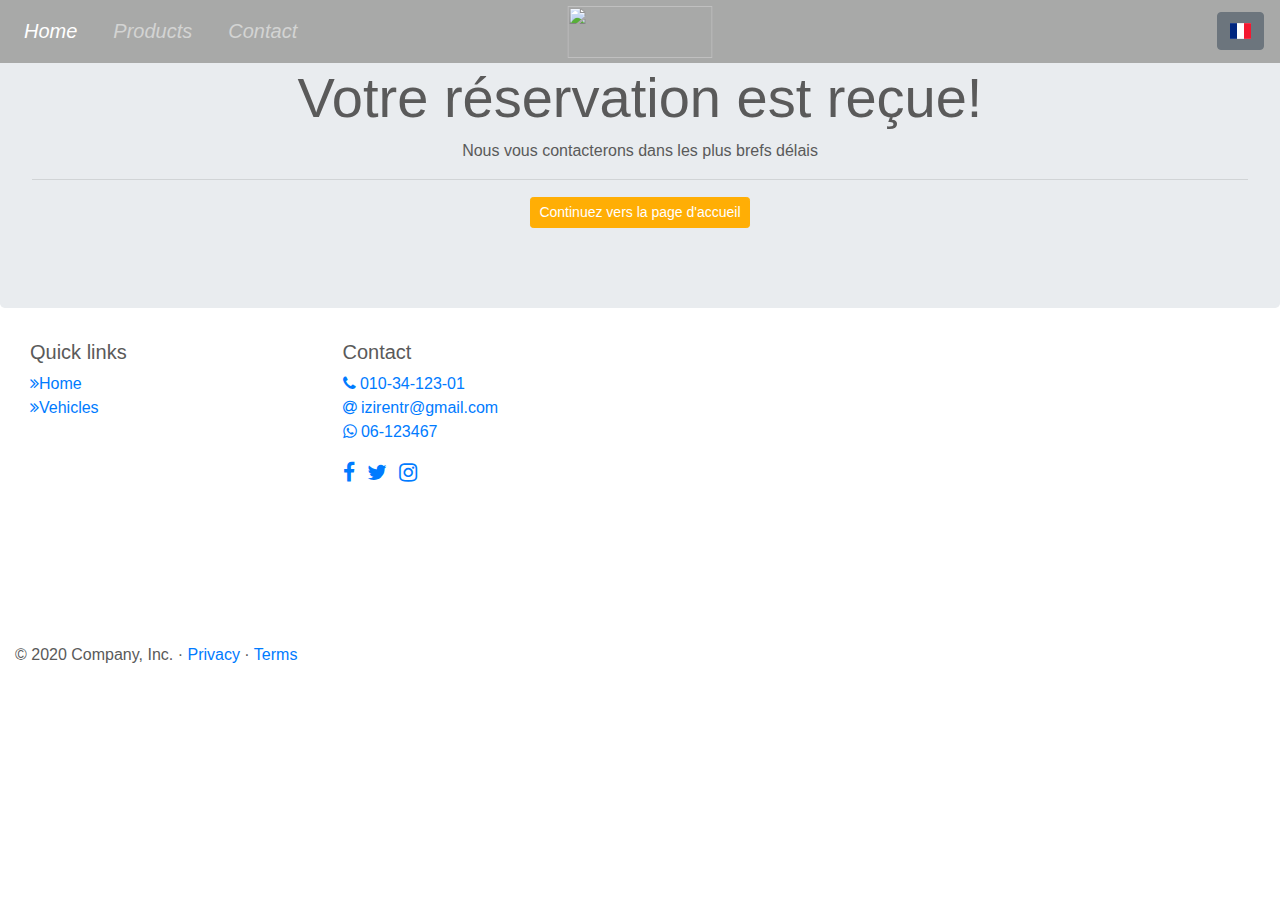
<file: Website/confirmation.html>
<!doctype html>
<html lang="en">
  <head>
    <meta charset="utf-8">
    <meta name="viewport" content="width=device-width, initial-scale=1, maximum-scale=1, user-scalable=no">
    <link rel='shortcut icon' type='image/x-icon' href='http://izirent.be/img/Izi_Rent_Petit.png' />
    <meta name="description" content="">
    <meta name="author" content="">
  

    <title>iziRent</title>
    <script src="https://ajax.googleapis.com/ajax/libs/jquery/3.4.1/jquery.min.js"></script>
    <script type="text/javascript" src="./js/index.js"></script>

    <!-- Bootstrap core CSS -->
    <link rel="stylesheet" href="https://stackpath.bootstrapcdn.com/bootstrap/4.3.1/css/bootstrap.min.css" integrity="sha384-ggOyR0iXCbMQv3Xipma34MD+dH/1fQ784/j6cY/iJTQUOhcWr7x9JvoRxT2MZw1T" crossorigin="anonymous">

    
    <!--Fontawesome-->
    <link rel="stylesheet" href="https://cdnjs.cloudflare.com/ajax/libs/font-awesome/4.7.0/css/font-awesome.min.css">
    
    
    <!-- Custom styles for this template -->
    <link href="css/index.css" rel="stylesheet">
    <link href="./flag-icon-css-master/css/flag-icon.css" rel="stylesheet">
    <script type="text/javascript" src="./js/translate.js"></script>
    
    
  </head>
  <body>

    <header>
      <nav class="navbar navbar-expand-md navbar-dark fixed-top bg-dark">
        <a href="./index.html"><img class=" navbar-brand logo" alt=""></a>
        <button class="navbar-toggler" type="button" data-toggle="collapse" data-target="#navbarCollapse" aria-controls="navbarCollapse" aria-expanded="false" aria-label="Toggle navigation">
          <span class="navbar-toggler-icon"></span>
        </button>
        <div class="collapse navbar-collapse" id="navbarCollapse">
          <ul class="navbar-nav mr-auto">
            <li class="nav-item active">
              <a class="nav-link" href="./index.html">Home</a>
            </li>
            <li class="nav-item">
              <a class="nav-link" href="./products.html">Products</a>
            </li>
              <li class="nav-item">
                  <a class="nav-link" href="././contact.html">Contact </a>
              </li>
          </ul>
        </div>

        <div class="collapse navbar-collapse" id="navbarCollapse"></div>
       
    
            
            
        <button onclick="getLanguage()" id="dropbtn" class="btn btn-secondary">
           <i id="test" class="flag-icon flag-icon-fr"></i>

          <div id="myDropdown" class="dropdown-content">
            <a class="translate" id="fr" role="button">Français</a>
            <a class="translate" id="nl" role="button">Nederlands</a>
            
          </div>
        </button>
       </button>
      </nav>
      
    </header>

    <main role="main">

        <div class="jumbotron text-center">
            <h1  key="thankyou" class="lang display-3"></h1>
            <p  class="lang leads"><strong class="lang" key="infoprocess" ></strong>  <span class="lang" key="infoprocess2"></span></p>
            <hr>
            <p class="lead">
              <a class="lang btn btn-primary btn-sm" key="gohome" href="./index.html" role="button"></a>
            </p>
          </div>
        <button onclick="topFunction()" id="upButton" class="btn"><i class="fa fa-arrow-up fa-lg"></i></button>
      </div>


      <!-- FOOTER -->
      <footer class="container">
          <p class="float-right"> <a href="#"></a> </p>
        
        <section id="footer">
          <div class="container">
            <div class="row text-center text-xs-center text-sm-left text-md-left">
              <div class="col-xs-12 col-sm-3 col-md-3">
                <h5>Quick links</h5>
                <ul class="list-unstyled quick-links">
                  <li><a href="./index.html"><i class="fa fa-angle-double-right"></i>Home</a></li>
                  <li><a href="./products.html"><i class="fa fa-angle-double-right"></i>Vehicles</a></li>
                </ul>

                

              </div>
              <div class="col-xs-12 col-sm-3 col-md-3">
                <h5>Contact</h5>
                <ul class="list-unstyled quick-links">
                  <li><a href="javascript:void();"><i class="fa fa-phone "></i> 010-34-123-01</a></li>
                  <li><a href="javascript:void();"><i class="fa fa-at"></i> izirentr@gmail.com</a></li>
                  <li><a href="javascript:void();"><i class="fa fa-whatsapp"></i> 06-123467</a></li>
                 
                </ul>
                
                <li class="list-inline-item"><a href="javascript:void();"><i class="fa fa-facebook fa-lg"></i></a></li>
                <li class="list-inline-item"><a href="javascript:void();"><i class="fa fa-twitter fa-lg"></i></a></li>
                <li class="list-inline-item"><a href="javascript:void();"><i class="fa fa-instagram fa-lg" ></i></a></li>
              </div>
              
              <div class="col-xs-10 col-sm-3 col-md-3">

                  <div class="mapouter"><div class="gmap_canvas"><iframe width="514" height="295" id="gmap_canvas" src="https://maps.google.com/maps?q=Brussel&t=&z=13&ie=UTF8&iwloc=&output=embed" frameborder="0" scrolling="no" marginheight="0" marginwidth="0"></iframe><a href="https://www.embedgooglemap.net/blog/best-wordpress-themes/"></a></div><style>.mapouter{position:relative;text-align:right;height:295px;width:514px;}.gmap_canvas {overflow:hidden;background:none!important;height:295px;width:514px;}</style></div>
                 
                  </ul>
                </div>
            </div>
          </div>
      
        </div>
           
              </hr>
            </div>	
            <div class="row">
              <div class="col-xs-12 col-sm-12 col-md-12 mt-2 mt-sm-2 text-center text-white">
              </div>
              </hr>
            </div>	
          </div>
        </section>
        <p>&copy; 2020 Company, Inc. &middot; <a href="#">Privacy</a> &middot; <a href="#">Terms</a></p>
      </footer>
    </main>
    <!--<button onclick="changeCollor()">Click me</button> -->
 
 
    <!-- Bootstrap core JavaScript
    ================================================== -->
    <!-- Placed at the end of the document so the pages load faster -->
   <!-- Optional JavaScript -->
    <!-- jQuery first, then Popper.js, then Bootstrap JS -->
    <script src="https://code.jquery.com/jquery-3.3.1.slim.min.js" integrity="sha384-q8i/X+965DzO0rT7abK41JStQIAqVgRVzpbzo5smXKp4YfRvH+8abtTE1Pi6jizo" crossorigin="anonymous"></script>
    <script src="https://cdnjs.cloudflare.com/ajax/libs/popper.js/1.14.7/umd/popper.min.js" integrity="sha384-UO2eT0CpHqdSJQ6hJty5KVphtPhzWj9WO1clHTMGa3JDZwrnQq4sF86dIHNDz0W1" crossorigin="anonymous"></script>
    <script src="https://stackpath.bootstrapcdn.com/bootstrap/4.3.1/js/bootstrap.min.js" integrity="sha384-JjSmVgyd0p3pXB1rRibZUAYoIIy6OrQ6VrjIEaFf/nJGzIxFDsf4x0xIM+B07jRM" crossorigin="anonymous"></script>
  
  </body>
</html>
</file>
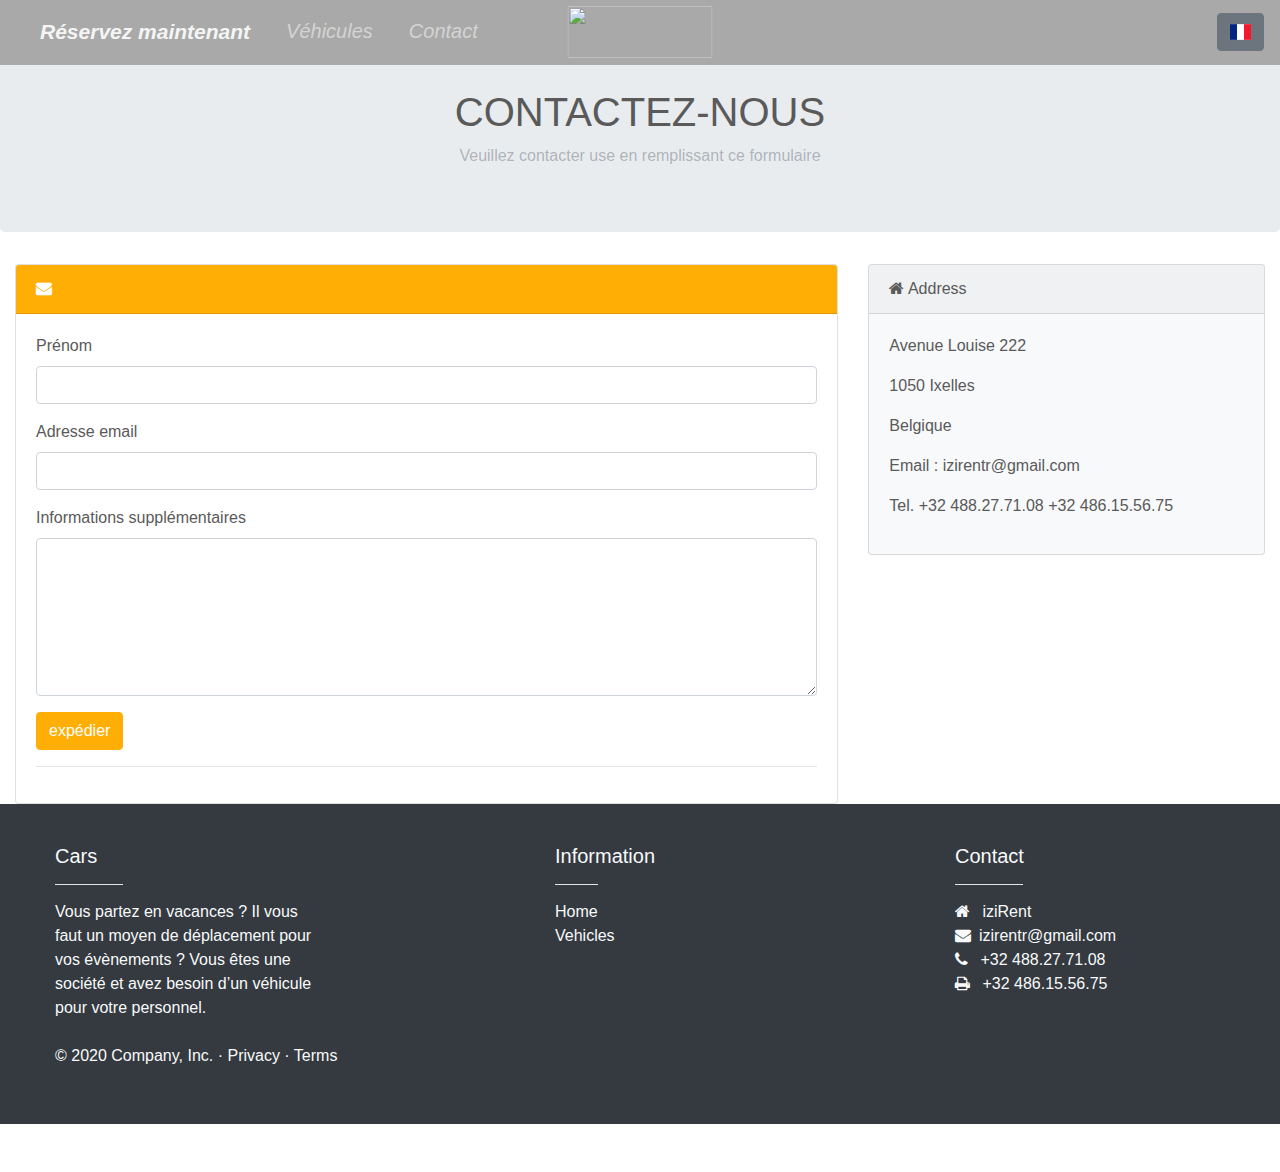
<file: Website/contact.html>
<!doctype html>
<html lang="en">
  <head>
    <meta charset="utf-8">
    <meta name="viewport" content="width=device-width, initial-scale=1, maximum-scale=1, user-scalable=no">
    <link rel='shortcut icon' type='image/x-icon' href='http://izirent.be/img/Izi_Rent_Petit.png' />
    <meta name="description" content="">
    <meta name="author" content="">
    <title>iziRent</title>

<script src="https://ajax.googleapis.com/ajax/libs/jquery/3.4.1/jquery.min.js"></script>
<script type="text/javascript" src="./js/index.js"></script>

<!-- Bootstrap core CSS -->
<link rel="stylesheet" href="https://stackpath.bootstrapcdn.com/bootstrap/4.3.1/css/bootstrap.min.css" integrity="sha384-ggOyR0iXCbMQv3Xipma34MD+dH/1fQ784/j6cY/iJTQUOhcWr7x9JvoRxT2MZw1T" crossorigin="anonymous">


<!--Fontawesome-->
<link rel="stylesheet" href="https://cdnjs.cloudflare.com/ajax/libs/font-awesome/4.7.0/css/font-awesome.min.css">

<!-- Custom styles for this template -->
<link href="css/contact.css" rel="stylesheet">
<link href="css/index.css" rel="stylesheet">
<script type="text/javascript" src="./js/translate.js"></script>
<link href="./flag-icon-css-master/css/flag-icon.css" rel="stylesheet">
<script type="text/javascript" src="./js/translate.js"></script>
<!------ Include the above in your HEAD tag ---------->

<header>
    <nav class="navbar navbar-expand-md navbar-dark fixed-top bg-dark">
      <a href="./index.html"><img class=" navbar-brand logo" alt=""></a>
      <button class="navbar-toggler" type="button" data-toggle="collapse" data-target="#navbarCollapse" aria-controls="navbarCollapse" aria-expanded="false" aria-label="Toggle navigation">
        <span class="navbar-toggler-icon"></span>
      </button>
      <div class="collapse navbar-collapse" id="navbarCollapse">
        <ul class="navbar-nav mr-auto">
            <a class="nav-link" href="./index.html"></a>
            <li class="nav-item">
              <a class="lang nav-link home" key="home" href="#" onclick="go()" id="carsButton"></a>
            </li>
        <li class="nav-item">
          <a  class="lang nav-link" key="products" href="./products.html"></a>
        </li>
          <li class="nav-item">
              <a class="nav-link" href="././contact.html">Contact </a>
          </li>
        </ul>
      </div>

      <div class="collapse navbar-collapse" id="navbarCollapse"></div>
     
  
          
          
      <button onclick="getLanguage()" id="dropbtn" class="btn btn-secondary">
         <i id="test" class="flag-icon flag-icon-fr"></i>

        <div id="myDropdown" class="dropdown-content">
          <a class="translate" id="fr" role="button">Français</a>
          <a class="translate" id="nl" role="button">Nederlands</a>
          
        </div>
      </button>
     </button>
    </nav>
    
  </header>
  <body>


<section class="jumbotron text-center">
    <div class="container">
        <br/>
        <h1 key="ctext" class="lang jumbotron-heading"></h1>
        <p  key="ctextbody" class="lang leads text-muted mb-0"></p>
    </div>
</section>

<div class="container">
    <div class="row">
        <div class="col">
            <div class="card">
                <div class="card-header bg-primary text-white"><i class="fa fa-envelope"></i>
                </div>
                <div class="card-body">
                    <form>
                        <div class="form-group">
                            <label class="lang" key='firstname' for="name"></label>
                            <input type="text" class="form-control" id="name" aria-describedby="emailHelp" placeholder="" required>
                        </div>
                        <div class="form-group">
                            <label class="lang" key='mail' for="email"></label>
                            <input type="email" class="form-control" id="email" aria-describedby="emailHelp" placeholder="" required>
                        </div>
                        <div class="form-group">
                            <label class="lang" key="extrainfo" for="message"></label>
                            <textarea class="form-control" id="message" rows="6" required></textarea>
                        </div>
                        <div class="mx-auto">
                        <button type="submit"  class=" lang btn btn-primary text-right" key="send" ></button></div>
                    </form>
                   <hr>
                </div>
            </div>
        </div>
        <div class="col-12 col-sm-4">
            <div class="card bg-light mb-3">
                
                    <div class="card-header"><i class="fa fa-home"></i> Address</div>
                <div class="card-body">
                    <p>Avenue Louise 222 </p>
                    <p>1050 Ixelles</p>
                    <p class="lang" key="be"></p>
                    <p>Email : izirentr@gmail.com</p>
                    <p>Tel. +32 488.27.71.08
                            +32 486.15.56.75
                   

                    </p>

                </div>

            </div>
        </div>
    </div>
</div>

<!-- Footer -->
<footer class="text-light">
    <div class="container">
        <div class="row">
            <div class="col-md-3 col-lg-4 col-xl-3">
                <h5>Cars</h5>
                <hr class="bg-white mb-2 mt-0 d-inline-block mx-auto w-25">
                <p class="mb-0 lang" key="contactadver">
                   
                                 
                </p>
            </div>
            
         


            <div class="col-md-2 col-lg-2 col-xl-2 mx-auto">
                <h5>Information</h5>
                <hr class="bg-white mb-2 mt-0 d-inline-block mx-auto w-25">
                <ul class="list-unstyled">
                    <li><a href="./index.html">Home</a></li>
                    <li><a href="./products.html">Vehicles</a></li>
                </ul>
            </div>

          

            <div class="col-md-4 col-lg-3 col-xl-3">
                <h5>Contact</h5>
                <hr class="bg-white mb-2 mt-0 d-inline-block mx-auto w-25">
                <ul class="list-unstyled">
                    <li><i class="fa fa-home mr-2"></i> iziRent</li>
                    <li><i class="fa fa-envelope mr-2"></i>izirentr@gmail.com</li>
                    <li><i class="fa fa-phone mr-2"></i> +32 488.27.71.08 </li>
                    <li><i class="fa fa-print mr-2"></i> +32 486.15.56.75</li>
                </ul>
            </div>
            
        </div>
        <br/>
        <p>&copy; 2020 Company, Inc. &middot; <a href="#">Privacy</a> &middot; <a href="#">Terms</a></p>
    </div>
    
</footer>


    <!-- Bootstrap core JavaScript
    ================================================== -->
    <!-- Placed at the end of the document so the pages load faster -->
   <!-- Optional JavaScript -->
    <!-- jQuery first, then Popper.js, then Bootstrap JS -->
    <script src="https://code.jquery.com/jquery-3.3.1.slim.min.js" integrity="sha384-q8i/X+965DzO0rT7abK41JStQIAqVgRVzpbzo5smXKp4YfRvH+8abtTE1Pi6jizo" crossorigin="anonymous"></script>
    <script src="https://cdnjs.cloudflare.com/ajax/libs/popper.js/1.14.7/umd/popper.min.js" integrity="sha384-UO2eT0CpHqdSJQ6hJty5KVphtPhzWj9WO1clHTMGa3JDZwrnQq4sF86dIHNDz0W1" crossorigin="anonymous"></script>
    <script src="https://stackpath.bootstrapcdn.com/bootstrap/4.3.1/js/bootstrap.min.js" integrity="sha384-JjSmVgyd0p3pXB1rRibZUAYoIIy6OrQ6VrjIEaFf/nJGzIxFDsf4x0xIM+B07jRM" crossorigin="anonymous"></script>
  
  </body>
</html>
</file>
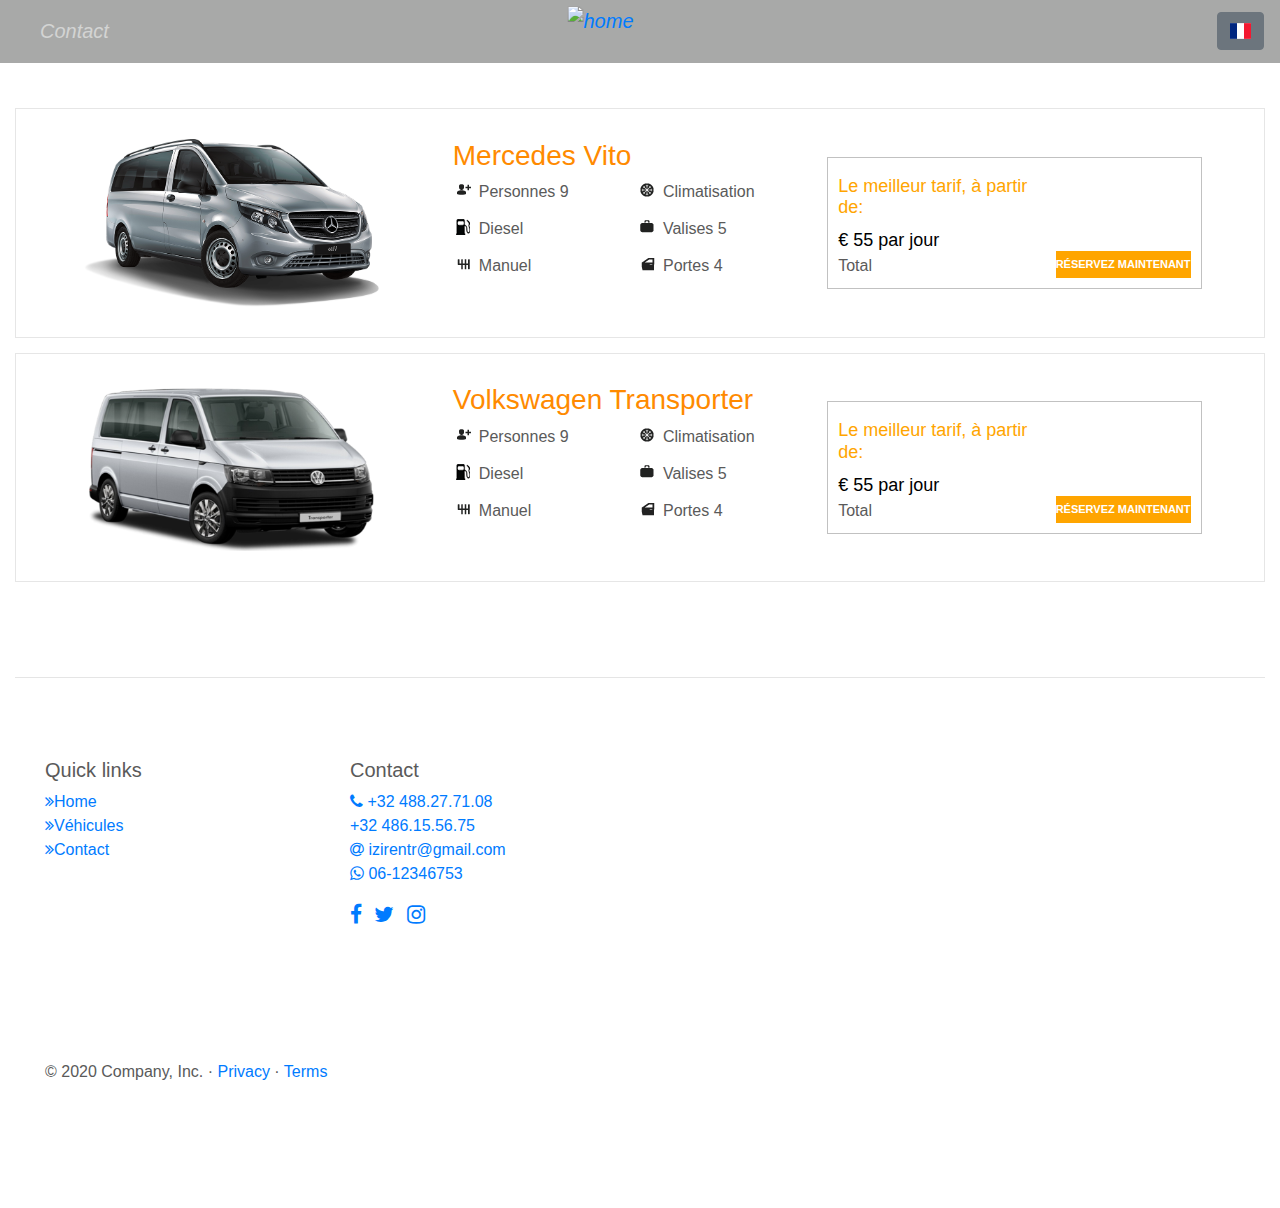
<file: Website/products.html>
<!doctype html>
<html lang="en">

<head>
    <meta charset="utf-8">
    <meta name="viewport" content="width=device-width, initial-scale=1, maximum-scale=1, user-scalable=no">

    <meta name="description" content="">
    <meta name="author" content="">
    <link rel='shortcut icon' type='image/x-icon' href='http://izirent.be/img/Izi_Rent_Petit.png' />

    <title>iziRent</title>
    <script src="https://ajax.googleapis.com/ajax/libs/jquery/3.4.1/jquery.min.js"></script>
    <script type="text/javascript" src="./js/index.js"></script>
    <script type="text/javascript" src="./js/translate.js"></script>

    <!-- Bootstrap core CSS -->
    <link rel="stylesheet" href="https://stackpath.bootstrapcdn.com/bootstrap/4.3.1/css/bootstrap.min.css" integrity="sha384-ggOyR0iXCbMQv3Xipma34MD+dH/1fQ784/j6cY/iJTQUOhcWr7x9JvoRxT2MZw1T" crossorigin="anonymous">

    <!--Fontawesome-->
    <link rel="stylesheet" href="https://cdnjs.cloudflare.com/ajax/libs/font-awesome/4.7.0/css/font-awesome.min.css">

    <!-- Custom styles for this template -->
    <link href="css/index.css" rel="stylesheet">
    <link href="css/products.css" rel="stylesheet">
    <link href="css/sticky-footer-navbar.css" rel="stylesheet">
    <link href="./flag-icon-css-master/css/flag-icon.css" rel="stylesheet">
</head>

<body>
    <header>
        <nav class="navbar navbar-expand-md navbar-dark fixed-top bg-dark">
        
                   
                   
          <button class="navbar-toggler" type="button" data-toggle="collapse" data-target="#navbarCollapse" aria-controls="navbarCollapse" >
            <span class="navbar-toggler-icon"></span>
          </button>
          <div class="collapse navbar-collapse" id="navbarCollapse">
            <ul class="navbar-nav mr-auto">
                  <a class="nav-link" href="./index.html"></a>
                  <li class="nav-item">
                    <a class="nav-link" href="././contact.html">Contact </a>
                  </li>
              <li class="nav-item">
              
              </li>
                <li class="nav-item">
         
                </li>
            </ul>
            
            <div id="photo_leftPanel">
              <a  href="./index.html">  <img class="logo" onclick="goToHome()" alt="home"></a>
           </div>
          
             
          
          </div>
          <button onclick="getLanguage()" id="dropbtn" class="btn btn-secondary">
            <i  id="test"></i>
  
           <div id="myDropdown" class="dropdown-content">
             <a class="translate" id="fr" class="btn btn-info" role="button">Français</a>
             <a class="translate" id="nl" class="btn btn-info" role="button">Nederlands</a>
             
  
  
  
           </div>
         </button>
        </nav>
        
      </header>
    
    <br/>
    
    <br/>
    
    <div class="container">
        
        <div class="rq-car-listing-wrapper">

            <div class="test rq-listing-choose rq-listing-list-two">
                <div class="row">

                    <div class="test col-md-12 col-sm-12">
                        <div class="listing-single">
                            <div class="listing-img dina">
                                <a href="./car.html"><img src="./img/mercedes_vito2.png" alt="car"></a>
                            </div>
                            <div class="listing-details-1">
                                <div class="listing-details-title">
                                    <h3 class="car-name"><a href="">Mercedes Vito </a></h3></div>

                                <ul class="listing-attribute">

                                    <li><i class="fa fa-passenger"></i> <span class="lang " key="sit"></span></li>

                                    <li><i class="fa fa-airco"></i> <span class="lang " key="airco"></span></li>

                                    <li><i class="fa fa-disel"></i> <span>Diesel</span></li>

                                    <li><i class="fa fa-koffers"></i> <span class="lang " key="bagage"></span></li>

                                    <li><i class="fa fa-schakel"></i> <span class="lang " key="gear"></span></li>

                                    <li><i class="fa fa-door"></i> <span class="lang " key="doors"></span></li>

                                </ul>

                            </div>
                            <div class="listing-details-2">
                                <div class="listing-header">
                                    <h4 class="lang" key='advertise'></h4>
                                    <div class="listing-details-2-price-block">
                                        <span class="price-per-day">€ <span class="price">55</span> 
                                        <span class="lang" key='day'>
                                       
                                        </span>
                                    
                                    
                                    
                                    </span>
                                        <br>
                                        <span class="lang" key='total'>
                                             <span class="price">55.00</span> € </span>
                                    </div>
                                </div>

                                <div class="listing-footer">
                                    <div class="btn-wrapper">
                                          <span class="book-now-btn" ><a class="lang" key="reservP" href="./car.html"></a></span>
                                    </div>
                                </div>
                            </div>
                        </div>
                    </div>

                     <div class=" col-md-12 col-sm-12">
                        <div class="listing-single">
                            <div class="listing-img dina">
                                <a  href=""><img src="./img/vw_transporter-1_796x479 (1) kopie.png" alt="car"></a >
                            </div>
                            <div class="listing-details-1">
                                <div class="listing-details-title">
                                    <h3 class="car-name"><a href="">Volkswagen Transporter </a></h3></div>

                                    <ul class="listing-attribute">

                                        <li><i class="fa fa-passenger"></i> <span class="lang " key="sit"></span></li>
    
                                        <li><i class="fa fa-airco"></i> <span class="lang " key="airco"></span></li>
    
                                        <li><i class="fa fa-disel"></i> <span>Diesel</span></li>
    
                                        <li><i class="fa fa-koffers"></i> <span class="lang " key="bagage"></span></li>
    
                                        <li><i class="fa fa-schakel"></i> <span class="lang " key="gear"></span></li>
    
                                        <li><i class="fa fa-door"></i> <span class="lang " key="doors"></span></li>
    
                                    </ul>

                            </div>
                            <div class="listing-details-2">
                                <div class="listing-header">
                                    <h4 class="lang" key='advertise'></h4>
                                    <div class="listing-details-2-price-block">
                                        <span class="price-per-day">€ <span class="price">55</span> 
                                        <span class="lang" key='day'>
                                       
                                        </span>
                                    
                                    
                                    
                                    </span>
                                        <br>
                                        <span class="lang" key='total'>
                                             <span class="price">55.00</span> € </span>
                                    </div>
                                </div>

                                <div class="listing-footer">
                                    <div class="btn-wrapper">
                                          <span class="book-now-btn" ><a class="lang" key="reservP" href="./car.html"></a></span>
                                    </div>
                                </div>
                            </div>
                        </div>
                    </div>



                    
                    <button onclick="topFunction()" id="upButton" class="btn"><i class="fa fa-arrow-up fa-lg"></i></button>
                </div>
            </div>




            <hr class="featurette-divider">

            <!-- /END THE FEATURETTES -->

        </div>
        <!-- /.container -->

        <!-- FOOTER -->
        <footer class="container">
            <p class="float-right">
                <a href="#"></a>
            </p>

            <section id="footer">
                <div class="container">
                    <div class="row text-center text-xs-center text-sm-left text-md-left">
                        <div class="col-xs-12 col-sm-3 col-md-3">
                            <h5>Quick links</h5>
                            <ul class="list-unstyled quick-links">
                                <li><a href="./index.html"><i class="fa fa-angle-double-right"></i>Home</a></li>
                                <li><a href="./products.html"><i class="fa fa-angle-double-right"></i>Véhicules </a></li>
                                <li><a href="./contact.html"><i class="fa fa-angle-double-right"></i>Contact</a></li>
                            </ul>

                        </div>
                        <div class="col-xs-12 col-sm-3 col-md-3">
                            <h5>Contact</h5>
                            <ul class="list-unstyled quick-links">
                                <li><a href="javascript:void();"><i class="fa fa-phone "></i> +32 488.27.71.08</a></li>
                                <li><a href="javascript:void();">+32 486.15.56.75</a></li>
                                <li><a href="javascript:void();"><i class="fa fa-at"></i> izirentr@gmail.com</a></li>
                                <li><a href="https://api.whatsapp.com/send?phone=320488277108&text=I%20want%20to%20find%20out%20about%20your%20products"><i
                class="fa fa-whatsapp"></i> 06-12346753</a></li>

                            </ul>
                            <li class="list-inline-item"><a href="javascript:void();"><i class="fa fa-facebook fa-lg"></i></a>
                            </li>
                            <li class="list-inline-item"><a href="javascript:void();"><i class="fa fa-twitter fa-lg"></i></a></li>
                            <li class="list-inline-item"><a href="javascript:void();"><i class="fa fa-instagram fa-lg"></i></a>
                            </li>
                        </div>

                        <div class="col-xs-10 col-sm-3 col-md-3">

                            <div class="mapouter">
                                <div class="gmap_canvas">
                                    <iframe width="514" height="295" id="gmap_canvas"
                                    src="https://maps.google.com/maps?q=Avenue%20Louise%20222&t=&z=13&ie=UTF8&iwloc=&output=embed" 
                                     frameborder="0" scrolling="no" marginheight="0" marginwidth="0"></iframe>
                                    <a href="https://www.embedgooglemap.net/blog/besst-wordpress-themes/"></a>
                                </div>
                            </div>

                            </ul>

                        </div>

                    </div>
                    <p>&copy; 2020 Company, Inc. &middot; <a href="#">Privacy</a> &middot; <a href="#">Terms</a></p>
                </div>

    </div>

    </hr>
    </div>
    <div class="row">
    </div>
    </hr>

    </div>
    </div>
    </section>
    </footer>

    <!-- Bootstrap core JavaScript
    ================================================== -->
    <!-- Placed at the end of the document so the pages load faster -->
    <!-- Optional JavaScript -->
    <!-- jQuery first, then Popper.js, then Bootstrap JS -->
    <script src="https://code.jquery.com/jquery-3.3.1.slim.min.js" integrity="sha384-q8i/X+965DzO0rT7abK41JStQIAqVgRVzpbzo5smXKp4YfRvH+8abtTE1Pi6jizo" crossorigin="anonymous"></script>
    <script src="https://cdnjs.cloudflare.com/ajax/libs/popper.js/1.14.7/umd/popper.min.js" integrity="sha384-UO2eT0CpHqdSJQ6hJty5KVphtPhzWj9WO1clHTMGa3JDZwrnQq4sF86dIHNDz0W1" crossorigin="anonymous"></script>
    <script src="https://stackpath.bootstrapcdn.com/bootstrap/4.3.1/js/bootstrap.min.js" integrity="sha384-JjSmVgyd0p3pXB1rRibZUAYoIIy6OrQ6VrjIEaFf/nJGzIxFDsf4x0xIM+B07jRM" crossorigin="anonymous"></script>
</body>

</html>
</file>
<file: Website/flag-icon-css-master/assets/docs.css>
body {
  font-weight: 300;
  -webkit-font-smoothing: antialiased;
}
h1,
h2,
h3,
h4,
h5,
h6 {
  font-weight: 300;
}
.flag-wrapper {
  width: 100%;
  display: inline-block;
  position: relative;
  box-shadow: 0 0 2px black;
  overflow: hidden;
  margin-bottom: 20px;
}
.flag-wrapper:after {
  padding-top: 75%;
  /* ratio */
  display: block;
  content: '';
}
.flag-wrapper .flag {
  position: absolute;
  top: 0;
  bottom: 0;
  right: 0;
  left: 0;
  width: 100%;
  height: 100%;
  background-size: cover;
}
.no-wrap {
  white-space: nowrap;
  margin-bottom: 8px;
  overflow: hidden;
}
.all-flags .flag-icon-background {
  cursor: pointer;
}
.jumbotron {
  position: relative;
  font-size: 16px;
  color: #fff;
  color: rgba(255, 255, 255, 0.75);
  text-align: center;
  border-radius: 0;
  padding-bottom: 80px;
  background: linear-gradient(to right, #0d6632, #f4c01a);
}
.jumbotron h1 {
  margin-bottom: 15px;
  font-weight: 300;
  letter-spacing: -1px;
  color: #fff;
}
.jumbotron iframe {
  width: 100px!important;
  height: 20px!important;
  border: none;
  overflow: hidden;
  margin: 2px;
}
.jumbotron p a,
.jumbotron .jumbotron-links a {
  font-weight: 500;
  color: #fff;
}
.jumbotron .jumbotron-links {
  margin-top: 15px;
  margin-bottom: 0;
  padding-left: 0;
  list-style: none;
  font-size: 14px;
}
.jumbotron .jumbotron-links li {
  display: inline;
}
.jumbotron .jumbotron-links li + li {
  margin-left: 20px;
}
.jumbotron .bottom {
  position: absolute;
  bottom: 0;
  left: 0;
  right: 0;
  padding: 18px;
  background-color: rgba(0, 0, 0, 0.2);
}
.btn-outline {
  margin-top: 15px;
  margin-bottom: 15px;
  padding: 18px 24px;
  font-size: inherit;
  font-weight: 500;
  color: #fff;
  /* redeclare to override the `.jumbotron a` */
  background-color: transparent;
  border-color: #fff;
  border-color: rgba(255, 255, 255, 0.5);
  transition: all 0.1s ease-in-out;
}
.btn-outline:hover,
.btn-outline:active {
  color: #0d6632;
  background-color: #fff;
  border-color: #fff;
}
.how-to {
  padding: 20px;
}
.how-to h2 {
  text-align: center;
}
.how-to li {
  font-size: 21px;
  line-height: 1.7;
  margin-top: 20px;
}
.how-to li p {
  font-size: 16px;
  color: #555;
}
.how-to code {
  font-size: 85%;
  word-wrap: break-word;
  white-space: normal;
}
footer {
  text-align: center;
  opacity: 0.8;
  padding: 50px;
  background: linear-gradient(to right, #f4c01a, #0d6632);
}
footer a {
  color: #fff;
}
footer a:hover {
  color: #fff;
}
.links {
  margin: 0;
  list-style: none;
  padding-left: 0;
}
.links li {
  display: inline;
  padding: 0 10px;
}
</file>
<file: Website/flag-icon-css-master/css/flag-icon.css>
.flag-icon-background {
  background-size: contain;
  background-position: 50%;
  background-repeat: no-repeat;
}
.flag-icon {
  background-size: contain;
  background-position: 50%;
  background-repeat: no-repeat;
  position: relative;
  display: inline-block;
  width: 1.33333333em;
  line-height: 1em;
}
.flag-icon:before {
  content: "\00a0";
}
.flag-icon.flag-icon-squared {
  width: 1em;
}
.flag-icon-ad {
  background-image: url(../flags/4x3/ad.svg);
}
.flag-icon-ad.flag-icon-squared {
  background-image: url(../flags/1x1/ad.svg);
}
.flag-icon-ae {
  background-image: url(../flags/4x3/ae.svg);
}
.flag-icon-ae.flag-icon-squared {
  background-image: url(../flags/1x1/ae.svg);
}
.flag-icon-af {
  background-image: url(../flags/4x3/af.svg);
}
.flag-icon-af.flag-icon-squared {
  background-image: url(../flags/1x1/af.svg);
}
.flag-icon-ag {
  background-image: url(../flags/4x3/ag.svg);
}
.flag-icon-ag.flag-icon-squared {
  background-image: url(../flags/1x1/ag.svg);
}
.flag-icon-ai {
  background-image: url(../flags/4x3/ai.svg);
}
.flag-icon-ai.flag-icon-squared {
  background-image: url(../flags/1x1/ai.svg);
}
.flag-icon-al {
  background-image: url(../flags/4x3/al.svg);
}
.flag-icon-al.flag-icon-squared {
  background-image: url(../flags/1x1/al.svg);
}
.flag-icon-am {
  background-image: url(../flags/4x3/am.svg);
}
.flag-icon-am.flag-icon-squared {
  background-image: url(../flags/1x1/am.svg);
}
.flag-icon-ao {
  background-image: url(../flags/4x3/ao.svg);
}
.flag-icon-ao.flag-icon-squared {
  background-image: url(../flags/1x1/ao.svg);
}
.flag-icon-aq {
  background-image: url(../flags/4x3/aq.svg);
}
.flag-icon-aq.flag-icon-squared {
  background-image: url(../flags/1x1/aq.svg);
}
.flag-icon-ar {
  background-image: url(../flags/4x3/ar.svg);
}
.flag-icon-ar.flag-icon-squared {
  background-image: url(../flags/1x1/ar.svg);
}
.flag-icon-as {
  background-image: url(../flags/4x3/as.svg);
}
.flag-icon-as.flag-icon-squared {
  background-image: url(../flags/1x1/as.svg);
}
.flag-icon-at {
  background-image: url(../flags/4x3/at.svg);
}
.flag-icon-at.flag-icon-squared {
  background-image: url(../flags/1x1/at.svg);
}
.flag-icon-au {
  background-image: url(../flags/4x3/au.svg);
}
.flag-icon-au.flag-icon-squared {
  background-image: url(../flags/1x1/au.svg);
}
.flag-icon-aw {
  background-image: url(../flags/4x3/aw.svg);
}
.flag-icon-aw.flag-icon-squared {
  background-image: url(../flags/1x1/aw.svg);
}
.flag-icon-ax {
  background-image: url(../flags/4x3/ax.svg);
}
.flag-icon-ax.flag-icon-squared {
  background-image: url(../flags/1x1/ax.svg);
}
.flag-icon-az {
  background-image: url(../flags/4x3/az.svg);
}
.flag-icon-az.flag-icon-squared {
  background-image: url(../flags/1x1/az.svg);
}
.flag-icon-ba {
  background-image: url(../flags/4x3/ba.svg);
}
.flag-icon-ba.flag-icon-squared {
  background-image: url(../flags/1x1/ba.svg);
}
.flag-icon-bb {
  background-image: url(../flags/4x3/bb.svg);
}
.flag-icon-bb.flag-icon-squared {
  background-image: url(../flags/1x1/bb.svg);
}
.flag-icon-bd {
  background-image: url(../flags/4x3/bd.svg);
}
.flag-icon-bd.flag-icon-squared {
  background-image: url(../flags/1x1/bd.svg);
}
.flag-icon-be {
  background-image: url(../flags/4x3/be.svg);
}
.flag-icon-be.flag-icon-squared {
  background-image: url(../flags/1x1/be.svg);
}
.flag-icon-bf {
  background-image: url(../flags/4x3/bf.svg);
}
.flag-icon-bf.flag-icon-squared {
  background-image: url(../flags/1x1/bf.svg);
}
.flag-icon-bg {
  background-image: url(../flags/4x3/bg.svg);
}
.flag-icon-bg.flag-icon-squared {
  background-image: url(../flags/1x1/bg.svg);
}
.flag-icon-bh {
  background-image: url(../flags/4x3/bh.svg);
}
.flag-icon-bh.flag-icon-squared {
  background-image: url(../flags/1x1/bh.svg);
}
.flag-icon-bi {
  background-image: url(../flags/4x3/bi.svg);
}
.flag-icon-bi.flag-icon-squared {
  background-image: url(../flags/1x1/bi.svg);
}
.flag-icon-bj {
  background-image: url(../flags/4x3/bj.svg);
}
.flag-icon-bj.flag-icon-squared {
  background-image: url(../flags/1x1/bj.svg);
}
.flag-icon-bl {
  background-image: url(../flags/4x3/bl.svg);
}
.flag-icon-bl.flag-icon-squared {
  background-image: url(../flags/1x1/bl.svg);
}
.flag-icon-bm {
  background-image: url(../flags/4x3/bm.svg);
}
.flag-icon-bm.flag-icon-squared {
  background-image: url(../flags/1x1/bm.svg);
}
.flag-icon-bn {
  background-image: url(../flags/4x3/bn.svg);
}
.flag-icon-bn.flag-icon-squared {
  background-image: url(../flags/1x1/bn.svg);
}
.flag-icon-bo {
  background-image: url(../flags/4x3/bo.svg);
}
.flag-icon-bo.flag-icon-squared {
  background-image: url(../flags/1x1/bo.svg);
}
.flag-icon-bq {
  background-image: url(../flags/4x3/bq.svg);
}
.flag-icon-bq.flag-icon-squared {
  background-image: url(../flags/1x1/bq.svg);
}
.flag-icon-br {
  background-image: url(../flags/4x3/br.svg);
}
.flag-icon-br.flag-icon-squared {
  background-image: url(../flags/1x1/br.svg);
}
.flag-icon-bs {
  background-image: url(../flags/4x3/bs.svg);
}
.flag-icon-bs.flag-icon-squared {
  background-image: url(../flags/1x1/bs.svg);
}
.flag-icon-bt {
  background-image: url(../flags/4x3/bt.svg);
}
.flag-icon-bt.flag-icon-squared {
  background-image: url(../flags/1x1/bt.svg);
}
.flag-icon-bv {
  background-image: url(../flags/4x3/bv.svg);
}
.flag-icon-bv.flag-icon-squared {
  background-image: url(../flags/1x1/bv.svg);
}
.flag-icon-bw {
  background-image: url(../flags/4x3/bw.svg);
}
.flag-icon-bw.flag-icon-squared {
  background-image: url(../flags/1x1/bw.svg);
}
.flag-icon-by {
  background-image: url(../flags/4x3/by.svg);
}
.flag-icon-by.flag-icon-squared {
  background-image: url(../flags/1x1/by.svg);
}
.flag-icon-bz {
  background-image: url(../flags/4x3/bz.svg);
}
.flag-icon-bz.flag-icon-squared {
  background-image: url(../flags/1x1/bz.svg);
}
.flag-icon-ca {
  background-image: url(../flags/4x3/ca.svg);
}
.flag-icon-ca.flag-icon-squared {
  background-image: url(../flags/1x1/ca.svg);
}
.flag-icon-cc {
  background-image: url(../flags/4x3/cc.svg);
}
.flag-icon-cc.flag-icon-squared {
  background-image: url(../flags/1x1/cc.svg);
}
.flag-icon-cd {
  background-image: url(../flags/4x3/cd.svg);
}
.flag-icon-cd.flag-icon-squared {
  background-image: url(../flags/1x1/cd.svg);
}
.flag-icon-cf {
  background-image: url(../flags/4x3/cf.svg);
}
.flag-icon-cf.flag-icon-squared {
  background-image: url(../flags/1x1/cf.svg);
}
.flag-icon-cg {
  background-image: url(../flags/4x3/cg.svg);
}
.flag-icon-cg.flag-icon-squared {
  background-image: url(../flags/1x1/cg.svg);
}
.flag-icon-ch {
  background-image: url(../flags/4x3/ch.svg);
}
.flag-icon-ch.flag-icon-squared {
  background-image: url(../flags/1x1/ch.svg);
}
.flag-icon-ci {
  background-image: url(../flags/4x3/ci.svg);
}
.flag-icon-ci.flag-icon-squared {
  background-image: url(../flags/1x1/ci.svg);
}
.flag-icon-ck {
  background-image: url(../flags/4x3/ck.svg);
}
.flag-icon-ck.flag-icon-squared {
  background-image: url(../flags/1x1/ck.svg);
}
.flag-icon-cl {
  background-image: url(../flags/4x3/cl.svg);
}
.flag-icon-cl.flag-icon-squared {
  background-image: url(../flags/1x1/cl.svg);
}
.flag-icon-cm {
  background-image: url(../flags/4x3/cm.svg);
}
.flag-icon-cm.flag-icon-squared {
  background-image: url(../flags/1x1/cm.svg);
}
.flag-icon-cn {
  background-image: url(../flags/4x3/cn.svg);
}
.flag-icon-cn.flag-icon-squared {
  background-image: url(../flags/1x1/cn.svg);
}
.flag-icon-co {
  background-image: url(../flags/4x3/co.svg);
}
.flag-icon-co.flag-icon-squared {
  background-image: url(../flags/1x1/co.svg);
}
.flag-icon-cr {
  background-image: url(../flags/4x3/cr.svg);
}
.flag-icon-cr.flag-icon-squared {
  background-image: url(../flags/1x1/cr.svg);
}
.flag-icon-cu {
  background-image: url(../flags/4x3/cu.svg);
}
.flag-icon-cu.flag-icon-squared {
  background-image: url(../flags/1x1/cu.svg);
}
.flag-icon-cv {
  background-image: url(../flags/4x3/cv.svg);
}
.flag-icon-cv.flag-icon-squared {
  background-image: url(../flags/1x1/cv.svg);
}
.flag-icon-cw {
  background-image: url(../flags/4x3/cw.svg);
}
.flag-icon-cw.flag-icon-squared {
  background-image: url(../flags/1x1/cw.svg);
}
.flag-icon-cx {
  background-image: url(../flags/4x3/cx.svg);
}
.flag-icon-cx.flag-icon-squared {
  background-image: url(../flags/1x1/cx.svg);
}
.flag-icon-cy {
  background-image: url(../flags/4x3/cy.svg);
}
.flag-icon-cy.flag-icon-squared {
  background-image: url(../flags/1x1/cy.svg);
}
.flag-icon-cz {
  background-image: url(../flags/4x3/cz.svg);
}
.flag-icon-cz.flag-icon-squared {
  background-image: url(../flags/1x1/cz.svg);
}
.flag-icon-de {
  background-image: url(../flags/4x3/de.svg);
}
.flag-icon-de.flag-icon-squared {
  background-image: url(../flags/1x1/de.svg);
}
.flag-icon-dj {
  background-image: url(../flags/4x3/dj.svg);
}
.flag-icon-dj.flag-icon-squared {
  background-image: url(../flags/1x1/dj.svg);
}
.flag-icon-dk {
  background-image: url(../flags/4x3/dk.svg);
}
.flag-icon-dk.flag-icon-squared {
  background-image: url(../flags/1x1/dk.svg);
}
.flag-icon-dm {
  background-image: url(../flags/4x3/dm.svg);
}
.flag-icon-dm.flag-icon-squared {
  background-image: url(../flags/1x1/dm.svg);
}
.flag-icon-do {
  background-image: url(../flags/4x3/do.svg);
}
.flag-icon-do.flag-icon-squared {
  background-image: url(../flags/1x1/do.svg);
}
.flag-icon-dz {
  background-image: url(../flags/4x3/dz.svg);
}
.flag-icon-dz.flag-icon-squared {
  background-image: url(../flags/1x1/dz.svg);
}
.flag-icon-ec {
  background-image: url(../flags/4x3/ec.svg);
}
.flag-icon-ec.flag-icon-squared {
  background-image: url(../flags/1x1/ec.svg);
}
.flag-icon-ee {
  background-image: url(../flags/4x3/ee.svg);
}
.flag-icon-ee.flag-icon-squared {
  background-image: url(../flags/1x1/ee.svg);
}
.flag-icon-eg {
  background-image: url(../flags/4x3/eg.svg);
}
.flag-icon-eg.flag-icon-squared {
  background-image: url(../flags/1x1/eg.svg);
}
.flag-icon-eh {
  background-image: url(../flags/4x3/eh.svg);
}
.flag-icon-eh.flag-icon-squared {
  background-image: url(../flags/1x1/eh.svg);
}
.flag-icon-er {
  background-image: url(../flags/4x3/er.svg);
}
.flag-icon-er.flag-icon-squared {
  background-image: url(../flags/1x1/er.svg);
}
.flag-icon-es {
  background-image: url(../flags/4x3/es.svg);
}
.flag-icon-es.flag-icon-squared {
  background-image: url(../flags/1x1/es.svg);
}
.flag-icon-et {
  background-image: url(../flags/4x3/et.svg);
}
.flag-icon-et.flag-icon-squared {
  background-image: url(../flags/1x1/et.svg);
}
.flag-icon-fi {
  background-image: url(../flags/4x3/fi.svg);
}
.flag-icon-fi.flag-icon-squared {
  background-image: url(../flags/1x1/fi.svg);
}
.flag-icon-fj {
  background-image: url(../flags/4x3/fj.svg);
}
.flag-icon-fj.flag-icon-squared {
  background-image: url(../flags/1x1/fj.svg);
}
.flag-icon-fk {
  background-image: url(../flags/4x3/fk.svg);
}
.flag-icon-fk.flag-icon-squared {
  background-image: url(../flags/1x1/fk.svg);
}
.flag-icon-fm {
  background-image: url(../flags/4x3/fm.svg);
}
.flag-icon-fm.flag-icon-squared {
  background-image: url(../flags/1x1/fm.svg);
}
.flag-icon-fo {
  background-image: url(../flags/4x3/fo.svg);
}
.flag-icon-fo.flag-icon-squared {
  background-image: url(../flags/1x1/fo.svg);
}
.flag-icon-fr {
  background-image: url(../flags/4x3/fr.svg);
}
.flag-icon-fr.flag-icon-squared {
  background-image: url(../flags/1x1/fr.svg);
}
.flag-icon-ga {
  background-image: url(../flags/4x3/ga.svg);
}
.flag-icon-ga.flag-icon-squared {
  background-image: url(../flags/1x1/ga.svg);
}
.flag-icon-gb {
  background-image: url(../flags/4x3/gb.svg);
}
.flag-icon-gb.flag-icon-squared {
  background-image: url(../flags/1x1/gb.svg);
}
.flag-icon-gd {
  background-image: url(../flags/4x3/gd.svg);
}
.flag-icon-gd.flag-icon-squared {
  background-image: url(../flags/1x1/gd.svg);
}
.flag-icon-ge {
  background-image: url(../flags/4x3/ge.svg);
}
.flag-icon-ge.flag-icon-squared {
  background-image: url(../flags/1x1/ge.svg);
}
.flag-icon-gf {
  background-image: url(../flags/4x3/gf.svg);
}
.flag-icon-gf.flag-icon-squared {
  background-image: url(../flags/1x1/gf.svg);
}
.flag-icon-gg {
  background-image: url(../flags/4x3/gg.svg);
}
.flag-icon-gg.flag-icon-squared {
  background-image: url(../flags/1x1/gg.svg);
}
.flag-icon-gh {
  background-image: url(../flags/4x3/gh.svg);
}
.flag-icon-gh.flag-icon-squared {
  background-image: url(../flags/1x1/gh.svg);
}
.flag-icon-gi {
  background-image: url(../flags/4x3/gi.svg);
}
.flag-icon-gi.flag-icon-squared {
  background-image: url(../flags/1x1/gi.svg);
}
.flag-icon-gl {
  background-image: url(../flags/4x3/gl.svg);
}
.flag-icon-gl.flag-icon-squared {
  background-image: url(../flags/1x1/gl.svg);
}
.flag-icon-gm {
  background-image: url(../flags/4x3/gm.svg);
}
.flag-icon-gm.flag-icon-squared {
  background-image: url(../flags/1x1/gm.svg);
}
.flag-icon-gn {
  background-image: url(../flags/4x3/gn.svg);
}
.flag-icon-gn.flag-icon-squared {
  background-image: url(../flags/1x1/gn.svg);
}
.flag-icon-gp {
  background-image: url(../flags/4x3/gp.svg);
}
.flag-icon-gp.flag-icon-squared {
  background-image: url(../flags/1x1/gp.svg);
}
.flag-icon-gq {
  background-image: url(../flags/4x3/gq.svg);
}
.flag-icon-gq.flag-icon-squared {
  background-image: url(../flags/1x1/gq.svg);
}
.flag-icon-gr {
  background-image: url(../flags/4x3/gr.svg);
}
.flag-icon-gr.flag-icon-squared {
  background-image: url(../flags/1x1/gr.svg);
}
.flag-icon-gs {
  background-image: url(../flags/4x3/gs.svg);
}
.flag-icon-gs.flag-icon-squared {
  background-image: url(../flags/1x1/gs.svg);
}
.flag-icon-gt {
  background-image: url(../flags/4x3/gt.svg);
}
.flag-icon-gt.flag-icon-squared {
  background-image: url(../flags/1x1/gt.svg);
}
.flag-icon-gu {
  background-image: url(../flags/4x3/gu.svg);
}
.flag-icon-gu.flag-icon-squared {
  background-image: url(../flags/1x1/gu.svg);
}
.flag-icon-gw {
  background-image: url(../flags/4x3/gw.svg);
}
.flag-icon-gw.flag-icon-squared {
  background-image: url(../flags/1x1/gw.svg);
}
.flag-icon-gy {
  background-image: url(../flags/4x3/gy.svg);
}
.flag-icon-gy.flag-icon-squared {
  background-image: url(../flags/1x1/gy.svg);
}
.flag-icon-hk {
  background-image: url(../flags/4x3/hk.svg);
}
.flag-icon-hk.flag-icon-squared {
  background-image: url(../flags/1x1/hk.svg);
}
.flag-icon-hm {
  background-image: url(../flags/4x3/hm.svg);
}
.flag-icon-hm.flag-icon-squared {
  background-image: url(../flags/1x1/hm.svg);
}
.flag-icon-hn {
  background-image: url(../flags/4x3/hn.svg);
}
.flag-icon-hn.flag-icon-squared {
  background-image: url(../flags/1x1/hn.svg);
}
.flag-icon-hr {
  background-image: url(../flags/4x3/hr.svg);
}
.flag-icon-hr.flag-icon-squared {
  background-image: url(../flags/1x1/hr.svg);
}
.flag-icon-ht {
  background-image: url(../flags/4x3/ht.svg);
}
.flag-icon-ht.flag-icon-squared {
  background-image: url(../flags/1x1/ht.svg);
}
.flag-icon-hu {
  background-image: url(../flags/4x3/hu.svg);
}
.flag-icon-hu.flag-icon-squared {
  background-image: url(../flags/1x1/hu.svg);
}
.flag-icon-id {
  background-image: url(../flags/4x3/id.svg);
}
.flag-icon-id.flag-icon-squared {
  background-image: url(../flags/1x1/id.svg);
}
.flag-icon-ie {
  background-image: url(../flags/4x3/ie.svg);
}
.flag-icon-ie.flag-icon-squared {
  background-image: url(../flags/1x1/ie.svg);
}
.flag-icon-il {
  background-image: url(../flags/4x3/il.svg);
}
.flag-icon-il.flag-icon-squared {
  background-image: url(../flags/1x1/il.svg);
}
.flag-icon-im {
  background-image: url(../flags/4x3/im.svg);
}
.flag-icon-im.flag-icon-squared {
  background-image: url(../flags/1x1/im.svg);
}
.flag-icon-in {
  background-image: url(../flags/4x3/in.svg);
}
.flag-icon-in.flag-icon-squared {
  background-image: url(../flags/1x1/in.svg);
}
.flag-icon-io {
  background-image: url(../flags/4x3/io.svg);
}
.flag-icon-io.flag-icon-squared {
  background-image: url(../flags/1x1/io.svg);
}
.flag-icon-iq {
  background-image: url(../flags/4x3/iq.svg);
}
.flag-icon-iq.flag-icon-squared {
  background-image: url(../flags/1x1/iq.svg);
}
.flag-icon-ir {
  background-image: url(../flags/4x3/ir.svg);
}
.flag-icon-ir.flag-icon-squared {
  background-image: url(../flags/1x1/ir.svg);
}
.flag-icon-is {
  background-image: url(../flags/4x3/is.svg);
}
.flag-icon-is.flag-icon-squared {
  background-image: url(../flags/1x1/is.svg);
}
.flag-icon-it {
  background-image: url(../flags/4x3/it.svg);
}
.flag-icon-it.flag-icon-squared {
  background-image: url(../flags/1x1/it.svg);
}
.flag-icon-je {
  background-image: url(../flags/4x3/je.svg);
}
.flag-icon-je.flag-icon-squared {
  background-image: url(../flags/1x1/je.svg);
}
.flag-icon-jm {
  background-image: url(../flags/4x3/jm.svg);
}
.flag-icon-jm.flag-icon-squared {
  background-image: url(../flags/1x1/jm.svg);
}
.flag-icon-jo {
  background-image: url(../flags/4x3/jo.svg);
}
.flag-icon-jo.flag-icon-squared {
  background-image: url(../flags/1x1/jo.svg);
}
.flag-icon-jp {
  background-image: url(../flags/4x3/jp.svg);
}
.flag-icon-jp.flag-icon-squared {
  background-image: url(../flags/1x1/jp.svg);
}
.flag-icon-ke {
  background-image: url(../flags/4x3/ke.svg);
}
.flag-icon-ke.flag-icon-squared {
  background-image: url(../flags/1x1/ke.svg);
}
.flag-icon-kg {
  background-image: url(../flags/4x3/kg.svg);
}
.flag-icon-kg.flag-icon-squared {
  background-image: url(../flags/1x1/kg.svg);
}
.flag-icon-kh {
  background-image: url(../flags/4x3/kh.svg);
}
.flag-icon-kh.flag-icon-squared {
  background-image: url(../flags/1x1/kh.svg);
}
.flag-icon-ki {
  background-image: url(../flags/4x3/ki.svg);
}
.flag-icon-ki.flag-icon-squared {
  background-image: url(../flags/1x1/ki.svg);
}
.flag-icon-km {
  background-image: url(../flags/4x3/km.svg);
}
.flag-icon-km.flag-icon-squared {
  background-image: url(../flags/1x1/km.svg);
}
.flag-icon-kn {
  background-image: url(../flags/4x3/kn.svg);
}
.flag-icon-kn.flag-icon-squared {
  background-image: url(../flags/1x1/kn.svg);
}
.flag-icon-kp {
  background-image: url(../flags/4x3/kp.svg);
}
.flag-icon-kp.flag-icon-squared {
  background-image: url(../flags/1x1/kp.svg);
}
.flag-icon-kr {
  background-image: url(../flags/4x3/kr.svg);
}
.flag-icon-kr.flag-icon-squared {
  background-image: url(../flags/1x1/kr.svg);
}
.flag-icon-kw {
  background-image: url(../flags/4x3/kw.svg);
}
.flag-icon-kw.flag-icon-squared {
  background-image: url(../flags/1x1/kw.svg);
}
.flag-icon-ky {
  background-image: url(../flags/4x3/ky.svg);
}
.flag-icon-ky.flag-icon-squared {
  background-image: url(../flags/1x1/ky.svg);
}
.flag-icon-kz {
  background-image: url(../flags/4x3/kz.svg);
}
.flag-icon-kz.flag-icon-squared {
  background-image: url(../flags/1x1/kz.svg);
}
.flag-icon-la {
  background-image: url(../flags/4x3/la.svg);
}
.flag-icon-la.flag-icon-squared {
  background-image: url(../flags/1x1/la.svg);
}
.flag-icon-lb {
  background-image: url(../flags/4x3/lb.svg);
}
.flag-icon-lb.flag-icon-squared {
  background-image: url(../flags/1x1/lb.svg);
}
.flag-icon-lc {
  background-image: url(../flags/4x3/lc.svg);
}
.flag-icon-lc.flag-icon-squared {
  background-image: url(../flags/1x1/lc.svg);
}
.flag-icon-li {
  background-image: url(../flags/4x3/li.svg);
}
.flag-icon-li.flag-icon-squared {
  background-image: url(../flags/1x1/li.svg);
}
.flag-icon-lk {
  background-image: url(../flags/4x3/lk.svg);
}
.flag-icon-lk.flag-icon-squared {
  background-image: url(../flags/1x1/lk.svg);
}
.flag-icon-lr {
  background-image: url(../flags/4x3/lr.svg);
}
.flag-icon-lr.flag-icon-squared {
  background-image: url(../flags/1x1/lr.svg);
}
.flag-icon-ls {
  background-image: url(../flags/4x3/ls.svg);
}
.flag-icon-ls.flag-icon-squared {
  background-image: url(../flags/1x1/ls.svg);
}
.flag-icon-lt {
  background-image: url(../flags/4x3/lt.svg);
}
.flag-icon-lt.flag-icon-squared {
  background-image: url(../flags/1x1/lt.svg);
}
.flag-icon-lu {
  background-image: url(../flags/4x3/lu.svg);
}
.flag-icon-lu.flag-icon-squared {
  background-image: url(../flags/1x1/lu.svg);
}
.flag-icon-lv {
  background-image: url(../flags/4x3/lv.svg);
}
.flag-icon-lv.flag-icon-squared {
  background-image: url(../flags/1x1/lv.svg);
}
.flag-icon-ly {
  background-image: url(../flags/4x3/ly.svg);
}
.flag-icon-ly.flag-icon-squared {
  background-image: url(../flags/1x1/ly.svg);
}
.flag-icon-ma {
  background-image: url(../flags/4x3/ma.svg);
}
.flag-icon-ma.flag-icon-squared {
  background-image: url(../flags/1x1/ma.svg);
}
.flag-icon-mc {
  background-image: url(../flags/4x3/mc.svg);
}
.flag-icon-mc.flag-icon-squared {
  background-image: url(../flags/1x1/mc.svg);
}
.flag-icon-md {
  background-image: url(../flags/4x3/md.svg);
}
.flag-icon-md.flag-icon-squared {
  background-image: url(../flags/1x1/md.svg);
}
.flag-icon-me {
  background-image: url(../flags/4x3/me.svg);
}
.flag-icon-me.flag-icon-squared {
  background-image: url(../flags/1x1/me.svg);
}
.flag-icon-mf {
  background-image: url(../flags/4x3/mf.svg);
}
.flag-icon-mf.flag-icon-squared {
  background-image: url(../flags/1x1/mf.svg);
}
.flag-icon-mg {
  background-image: url(../flags/4x3/mg.svg);
}
.flag-icon-mg.flag-icon-squared {
  background-image: url(../flags/1x1/mg.svg);
}
.flag-icon-mh {
  background-image: url(../flags/4x3/mh.svg);
}
.flag-icon-mh.flag-icon-squared {
  background-image: url(../flags/1x1/mh.svg);
}
.flag-icon-mk {
  background-image: url(../flags/4x3/mk.svg);
}
.flag-icon-mk.flag-icon-squared {
  background-image: url(../flags/1x1/mk.svg);
}
.flag-icon-ml {
  background-image: url(../flags/4x3/ml.svg);
}
.flag-icon-ml.flag-icon-squared {
  background-image: url(../flags/1x1/ml.svg);
}
.flag-icon-mm {
  background-image: url(../flags/4x3/mm.svg);
}
.flag-icon-mm.flag-icon-squared {
  background-image: url(../flags/1x1/mm.svg);
}
.flag-icon-mn {
  background-image: url(../flags/4x3/mn.svg);
}
.flag-icon-mn.flag-icon-squared {
  background-image: url(../flags/1x1/mn.svg);
}
.flag-icon-mo {
  background-image: url(../flags/4x3/mo.svg);
}
.flag-icon-mo.flag-icon-squared {
  background-image: url(../flags/1x1/mo.svg);
}
.flag-icon-mp {
  background-image: url(../flags/4x3/mp.svg);
}
.flag-icon-mp.flag-icon-squared {
  background-image: url(../flags/1x1/mp.svg);
}
.flag-icon-mq {
  background-image: url(../flags/4x3/mq.svg);
}
.flag-icon-mq.flag-icon-squared {
  background-image: url(../flags/1x1/mq.svg);
}
.flag-icon-mr {
  background-image: url(../flags/4x3/mr.svg);
}
.flag-icon-mr.flag-icon-squared {
  background-image: url(../flags/1x1/mr.svg);
}
.flag-icon-ms {
  background-image: url(../flags/4x3/ms.svg);
}
.flag-icon-ms.flag-icon-squared {
  background-image: url(../flags/1x1/ms.svg);
}
.flag-icon-mt {
  background-image: url(../flags/4x3/mt.svg);
}
.flag-icon-mt.flag-icon-squared {
  background-image: url(../flags/1x1/mt.svg);
}
.flag-icon-mu {
  background-image: url(../flags/4x3/mu.svg);
}
.flag-icon-mu.flag-icon-squared {
  background-image: url(../flags/1x1/mu.svg);
}
.flag-icon-mv {
  background-image: url(../flags/4x3/mv.svg);
}
.flag-icon-mv.flag-icon-squared {
  background-image: url(../flags/1x1/mv.svg);
}
.flag-icon-mw {
  background-image: url(../flags/4x3/mw.svg);
}
.flag-icon-mw.flag-icon-squared {
  background-image: url(../flags/1x1/mw.svg);
}
.flag-icon-mx {
  background-image: url(../flags/4x3/mx.svg);
}
.flag-icon-mx.flag-icon-squared {
  background-image: url(../flags/1x1/mx.svg);
}
.flag-icon-my {
  background-image: url(../flags/4x3/my.svg);
}
.flag-icon-my.flag-icon-squared {
  background-image: url(../flags/1x1/my.svg);
}
.flag-icon-mz {
  background-image: url(../flags/4x3/mz.svg);
}
.flag-icon-mz.flag-icon-squared {
  background-image: url(../flags/1x1/mz.svg);
}
.flag-icon-na {
  background-image: url(../flags/4x3/na.svg);
}
.flag-icon-na.flag-icon-squared {
  background-image: url(../flags/1x1/na.svg);
}
.flag-icon-nc {
  background-image: url(../flags/4x3/nc.svg);
}
.flag-icon-nc.flag-icon-squared {
  background-image: url(../flags/1x1/nc.svg);
}
.flag-icon-ne {
  background-image: url(../flags/4x3/ne.svg);
}
.flag-icon-ne.flag-icon-squared {
  background-image: url(../flags/1x1/ne.svg);
}
.flag-icon-nf {
  background-image: url(../flags/4x3/nf.svg);
}
.flag-icon-nf.flag-icon-squared {
  background-image: url(../flags/1x1/nf.svg);
}
.flag-icon-ng {
  background-image: url(../flags/4x3/ng.svg);
}
.flag-icon-ng.flag-icon-squared {
  background-image: url(../flags/1x1/ng.svg);
}
.flag-icon-ni {
  background-image: url(../flags/4x3/ni.svg);
}
.flag-icon-ni.flag-icon-squared {
  background-image: url(../flags/1x1/ni.svg);
}
.flag-icon-nl {
  background-image: url(../flags/4x3/nl.svg);
}
.flag-icon-nl.flag-icon-squared {
  background-image: url(../flags/1x1/nl.svg);
}
.flag-icon-no {
  background-image: url(../flags/4x3/no.svg);
}
.flag-icon-no.flag-icon-squared {
  background-image: url(../flags/1x1/no.svg);
}
.flag-icon-np {
  background-image: url(../flags/4x3/np.svg);
}
.flag-icon-np.flag-icon-squared {
  background-image: url(../flags/1x1/np.svg);
}
.flag-icon-nr {
  background-image: url(../flags/4x3/nr.svg);
}
.flag-icon-nr.flag-icon-squared {
  background-image: url(../flags/1x1/nr.svg);
}
.flag-icon-nu {
  background-image: url(../flags/4x3/nu.svg);
}
.flag-icon-nu.flag-icon-squared {
  background-image: url(../flags/1x1/nu.svg);
}
.flag-icon-nz {
  background-image: url(../flags/4x3/nz.svg);
}
.flag-icon-nz.flag-icon-squared {
  background-image: url(../flags/1x1/nz.svg);
}
.flag-icon-om {
  background-image: url(../flags/4x3/om.svg);
}
.flag-icon-om.flag-icon-squared {
  background-image: url(../flags/1x1/om.svg);
}
.flag-icon-pa {
  background-image: url(../flags/4x3/pa.svg);
}
.flag-icon-pa.flag-icon-squared {
  background-image: url(../flags/1x1/pa.svg);
}
.flag-icon-pe {
  background-image: url(../flags/4x3/pe.svg);
}
.flag-icon-pe.flag-icon-squared {
  background-image: url(../flags/1x1/pe.svg);
}
.flag-icon-pf {
  background-image: url(../flags/4x3/pf.svg);
}
.flag-icon-pf.flag-icon-squared {
  background-image: url(../flags/1x1/pf.svg);
}
.flag-icon-pg {
  background-image: url(../flags/4x3/pg.svg);
}
.flag-icon-pg.flag-icon-squared {
  background-image: url(../flags/1x1/pg.svg);
}
.flag-icon-ph {
  background-image: url(../flags/4x3/ph.svg);
}
.flag-icon-ph.flag-icon-squared {
  background-image: url(../flags/1x1/ph.svg);
}
.flag-icon-pk {
  background-image: url(../flags/4x3/pk.svg);
}
.flag-icon-pk.flag-icon-squared {
  background-image: url(../flags/1x1/pk.svg);
}
.flag-icon-pl {
  background-image: url(../flags/4x3/pl.svg);
}
.flag-icon-pl.flag-icon-squared {
  background-image: url(../flags/1x1/pl.svg);
}
.flag-icon-pm {
  background-image: url(../flags/4x3/pm.svg);
}
.flag-icon-pm.flag-icon-squared {
  background-image: url(../flags/1x1/pm.svg);
}
.flag-icon-pn {
  background-image: url(../flags/4x3/pn.svg);
}
.flag-icon-pn.flag-icon-squared {
  background-image: url(../flags/1x1/pn.svg);
}
.flag-icon-pr {
  background-image: url(../flags/4x3/pr.svg);
}
.flag-icon-pr.flag-icon-squared {
  background-image: url(../flags/1x1/pr.svg);
}
.flag-icon-ps {
  background-image: url(../flags/4x3/ps.svg);
}
.flag-icon-ps.flag-icon-squared {
  background-image: url(../flags/1x1/ps.svg);
}
.flag-icon-pt {
  background-image: url(../flags/4x3/pt.svg);
}
.flag-icon-pt.flag-icon-squared {
  background-image: url(../flags/1x1/pt.svg);
}
.flag-icon-pw {
  background-image: url(../flags/4x3/pw.svg);
}
.flag-icon-pw.flag-icon-squared {
  background-image: url(../flags/1x1/pw.svg);
}
.flag-icon-py {
  background-image: url(../flags/4x3/py.svg);
}
.flag-icon-py.flag-icon-squared {
  background-image: url(../flags/1x1/py.svg);
}
.flag-icon-qa {
  background-image: url(../flags/4x3/qa.svg);
}
.flag-icon-qa.flag-icon-squared {
  background-image: url(../flags/1x1/qa.svg);
}
.flag-icon-re {
  background-image: url(../flags/4x3/re.svg);
}
.flag-icon-re.flag-icon-squared {
  background-image: url(../flags/1x1/re.svg);
}
.flag-icon-ro {
  background-image: url(../flags/4x3/ro.svg);
}
.flag-icon-ro.flag-icon-squared {
  background-image: url(../flags/1x1/ro.svg);
}
.flag-icon-rs {
  background-image: url(../flags/4x3/rs.svg);
}
.flag-icon-rs.flag-icon-squared {
  background-image: url(../flags/1x1/rs.svg);
}
.flag-icon-ru {
  background-image: url(../flags/4x3/ru.svg);
}
.flag-icon-ru.flag-icon-squared {
  background-image: url(../flags/1x1/ru.svg);
}
.flag-icon-rw {
  background-image: url(../flags/4x3/rw.svg);
}
.flag-icon-rw.flag-icon-squared {
  background-image: url(../flags/1x1/rw.svg);
}
.flag-icon-sa {
  background-image: url(../flags/4x3/sa.svg);
}
.flag-icon-sa.flag-icon-squared {
  background-image: url(../flags/1x1/sa.svg);
}
.flag-icon-sb {
  background-image: url(../flags/4x3/sb.svg);
}
.flag-icon-sb.flag-icon-squared {
  background-image: url(../flags/1x1/sb.svg);
}
.flag-icon-sc {
  background-image: url(../flags/4x3/sc.svg);
}
.flag-icon-sc.flag-icon-squared {
  background-image: url(../flags/1x1/sc.svg);
}
.flag-icon-sd {
  background-image: url(../flags/4x3/sd.svg);
}
.flag-icon-sd.flag-icon-squared {
  background-image: url(../flags/1x1/sd.svg);
}
.flag-icon-se {
  background-image: url(../flags/4x3/se.svg);
}
.flag-icon-se.flag-icon-squared {
  background-image: url(../flags/1x1/se.svg);
}
.flag-icon-sg {
  background-image: url(../flags/4x3/sg.svg);
}
.flag-icon-sg.flag-icon-squared {
  background-image: url(../flags/1x1/sg.svg);
}
.flag-icon-sh {
  background-image: url(../flags/4x3/sh.svg);
}
.flag-icon-sh.flag-icon-squared {
  background-image: url(../flags/1x1/sh.svg);
}
.flag-icon-si {
  background-image: url(../flags/4x3/si.svg);
}
.flag-icon-si.flag-icon-squared {
  background-image: url(../flags/1x1/si.svg);
}
.flag-icon-sj {
  background-image: url(../flags/4x3/sj.svg);
}
.flag-icon-sj.flag-icon-squared {
  background-image: url(../flags/1x1/sj.svg);
}
.flag-icon-sk {
  background-image: url(../flags/4x3/sk.svg);
}
.flag-icon-sk.flag-icon-squared {
  background-image: url(../flags/1x1/sk.svg);
}
.flag-icon-sl {
  background-image: url(../flags/4x3/sl.svg);
}
.flag-icon-sl.flag-icon-squared {
  background-image: url(../flags/1x1/sl.svg);
}
.flag-icon-sm {
  background-image: url(../flags/4x3/sm.svg);
}
.flag-icon-sm.flag-icon-squared {
  background-image: url(../flags/1x1/sm.svg);
}
.flag-icon-sn {
  background-image: url(../flags/4x3/sn.svg);
}
.flag-icon-sn.flag-icon-squared {
  background-image: url(../flags/1x1/sn.svg);
}
.flag-icon-so {
  background-image: url(../flags/4x3/so.svg);
}
.flag-icon-so.flag-icon-squared {
  background-image: url(../flags/1x1/so.svg);
}
.flag-icon-sr {
  background-image: url(../flags/4x3/sr.svg);
}
.flag-icon-sr.flag-icon-squared {
  background-image: url(../flags/1x1/sr.svg);
}
.flag-icon-ss {
  background-image: url(../flags/4x3/ss.svg);
}
.flag-icon-ss.flag-icon-squared {
  background-image: url(../flags/1x1/ss.svg);
}
.flag-icon-st {
  background-image: url(../flags/4x3/st.svg);
}
.flag-icon-st.flag-icon-squared {
  background-image: url(../flags/1x1/st.svg);
}
.flag-icon-sv {
  background-image: url(../flags/4x3/sv.svg);
}
.flag-icon-sv.flag-icon-squared {
  background-image: url(../flags/1x1/sv.svg);
}
.flag-icon-sx {
  background-image: url(../flags/4x3/sx.svg);
}
.flag-icon-sx.flag-icon-squared {
  background-image: url(../flags/1x1/sx.svg);
}
.flag-icon-sy {
  background-image: url(../flags/4x3/sy.svg);
}
.flag-icon-sy.flag-icon-squared {
  background-image: url(../flags/1x1/sy.svg);
}
.flag-icon-sz {
  background-image: url(../flags/4x3/sz.svg);
}
.flag-icon-sz.flag-icon-squared {
  background-image: url(../flags/1x1/sz.svg);
}
.flag-icon-tc {
  background-image: url(../flags/4x3/tc.svg);
}
.flag-icon-tc.flag-icon-squared {
  background-image: url(../flags/1x1/tc.svg);
}
.flag-icon-td {
  background-image: url(../flags/4x3/td.svg);
}
.flag-icon-td.flag-icon-squared {
  background-image: url(../flags/1x1/td.svg);
}
.flag-icon-tf {
  background-image: url(../flags/4x3/tf.svg);
}
.flag-icon-tf.flag-icon-squared {
  background-image: url(../flags/1x1/tf.svg);
}
.flag-icon-tg {
  background-image: url(../flags/4x3/tg.svg);
}
.flag-icon-tg.flag-icon-squared {
  background-image: url(../flags/1x1/tg.svg);
}
.flag-icon-th {
  background-image: url(../flags/4x3/th.svg);
}
.flag-icon-th.flag-icon-squared {
  background-image: url(../flags/1x1/th.svg);
}
.flag-icon-tj {
  background-image: url(../flags/4x3/tj.svg);
}
.flag-icon-tj.flag-icon-squared {
  background-image: url(../flags/1x1/tj.svg);
}
.flag-icon-tk {
  background-image: url(../flags/4x3/tk.svg);
}
.flag-icon-tk.flag-icon-squared {
  background-image: url(../flags/1x1/tk.svg);
}
.flag-icon-tl {
  background-image: url(../flags/4x3/tl.svg);
}
.flag-icon-tl.flag-icon-squared {
  background-image: url(../flags/1x1/tl.svg);
}
.flag-icon-tm {
  background-image: url(../flags/4x3/tm.svg);
}
.flag-icon-tm.flag-icon-squared {
  background-image: url(../flags/1x1/tm.svg);
}
.flag-icon-tn {
  background-image: url(../flags/4x3/tn.svg);
}
.flag-icon-tn.flag-icon-squared {
  background-image: url(../flags/1x1/tn.svg);
}
.flag-icon-to {
  background-image: url(../flags/4x3/to.svg);
}
.flag-icon-to.flag-icon-squared {
  background-image: url(../flags/1x1/to.svg);
}
.flag-icon-tr {
  background-image: url(../flags/4x3/tr.svg);
}
.flag-icon-tr.flag-icon-squared {
  background-image: url(../flags/1x1/tr.svg);
}
.flag-icon-tt {
  background-image: url(../flags/4x3/tt.svg);
}
.flag-icon-tt.flag-icon-squared {
  background-image: url(../flags/1x1/tt.svg);
}
.flag-icon-tv {
  background-image: url(../flags/4x3/tv.svg);
}
.flag-icon-tv.flag-icon-squared {
  background-image: url(../flags/1x1/tv.svg);
}
.flag-icon-tw {
  background-image: url(../flags/4x3/tw.svg);
}
.flag-icon-tw.flag-icon-squared {
  background-image: url(../flags/1x1/tw.svg);
}
.flag-icon-tz {
  background-image: url(../flags/4x3/tz.svg);
}
.flag-icon-tz.flag-icon-squared {
  background-image: url(../flags/1x1/tz.svg);
}
.flag-icon-ua {
  background-image: url(../flags/4x3/ua.svg);
}
.flag-icon-ua.flag-icon-squared {
  background-image: url(../flags/1x1/ua.svg);
}
.flag-icon-ug {
  background-image: url(../flags/4x3/ug.svg);
}
.flag-icon-ug.flag-icon-squared {
  background-image: url(../flags/1x1/ug.svg);
}
.flag-icon-um {
  background-image: url(../flags/4x3/um.svg);
}
.flag-icon-um.flag-icon-squared {
  background-image: url(../flags/1x1/um.svg);
}
.flag-icon-us {
  background-image: url(../flags/4x3/us.svg);
}
.flag-icon-us.flag-icon-squared {
  background-image: url(../flags/1x1/us.svg);
}
.flag-icon-uy {
  background-image: url(../flags/4x3/uy.svg);
}
.flag-icon-uy.flag-icon-squared {
  background-image: url(../flags/1x1/uy.svg);
}
.flag-icon-uz {
  background-image: url(../flags/4x3/uz.svg);
}
.flag-icon-uz.flag-icon-squared {
  background-image: url(../flags/1x1/uz.svg);
}
.flag-icon-va {
  background-image: url(../flags/4x3/va.svg);
}
.flag-icon-va.flag-icon-squared {
  background-image: url(../flags/1x1/va.svg);
}
.flag-icon-vc {
  background-image: url(../flags/4x3/vc.svg);
}
.flag-icon-vc.flag-icon-squared {
  background-image: url(../flags/1x1/vc.svg);
}
.flag-icon-ve {
  background-image: url(../flags/4x3/ve.svg);
}
.flag-icon-ve.flag-icon-squared {
  background-image: url(../flags/1x1/ve.svg);
}
.flag-icon-vg {
  background-image: url(../flags/4x3/vg.svg);
}
.flag-icon-vg.flag-icon-squared {
  background-image: url(../flags/1x1/vg.svg);
}
.flag-icon-vi {
  background-image: url(../flags/4x3/vi.svg);
}
.flag-icon-vi.flag-icon-squared {
  background-image: url(../flags/1x1/vi.svg);
}
.flag-icon-vn {
  background-image: url(../flags/4x3/vn.svg);
}
.flag-icon-vn.flag-icon-squared {
  background-image: url(../flags/1x1/vn.svg);
}
.flag-icon-vu {
  background-image: url(../flags/4x3/vu.svg);
}
.flag-icon-vu.flag-icon-squared {
  background-image: url(../flags/1x1/vu.svg);
}
.flag-icon-wf {
  background-image: url(../flags/4x3/wf.svg);
}
.flag-icon-wf.flag-icon-squared {
  background-image: url(../flags/1x1/wf.svg);
}
.flag-icon-ws {
  background-image: url(../flags/4x3/ws.svg);
}
.flag-icon-ws.flag-icon-squared {
  background-image: url(../flags/1x1/ws.svg);
}
.flag-icon-ye {
  background-image: url(../flags/4x3/ye.svg);
}
.flag-icon-ye.flag-icon-squared {
  background-image: url(../flags/1x1/ye.svg);
}
.flag-icon-yt {
  background-image: url(../flags/4x3/yt.svg);
}
.flag-icon-yt.flag-icon-squared {
  background-image: url(../flags/1x1/yt.svg);
}
.flag-icon-za {
  background-image: url(../flags/4x3/za.svg);
}
.flag-icon-za.flag-icon-squared {
  background-image: url(../flags/1x1/za.svg);
}
.flag-icon-zm {
  background-image: url(../flags/4x3/zm.svg);
}
.flag-icon-zm.flag-icon-squared {
  background-image: url(../flags/1x1/zm.svg);
}
.flag-icon-zw {
  background-image: url(../flags/4x3/zw.svg);
}
.flag-icon-zw.flag-icon-squared {
  background-image: url(../flags/1x1/zw.svg);
}
.flag-icon-es-ca {
  background-image: url(../flags/4x3/es-ca.svg);
}
.flag-icon-es-ca.flag-icon-squared {
  background-image: url(../flags/1x1/es-ca.svg);
}
.flag-icon-eu {
  background-image: url(../flags/4x3/eu.svg);
}
.flag-icon-eu.flag-icon-squared {
  background-image: url(../flags/1x1/eu.svg);
}
.flag-icon-gb-eng {
  background-image: url(../flags/4x3/gb-eng.svg);
}
.flag-icon-gb-eng.flag-icon-squared {
  background-image: url(../flags/1x1/gb-eng.svg);
}
.flag-icon-gb-nir {
  background-image: url(../flags/4x3/gb-nir.svg);
}
.flag-icon-gb-nir.flag-icon-squared {
  background-image: url(../flags/1x1/gb-nir.svg);
}
.flag-icon-gb-sct {
  background-image: url(../flags/4x3/gb-sct.svg);
}
.flag-icon-gb-sct.flag-icon-squared {
  background-image: url(../flags/1x1/gb-sct.svg);
}
.flag-icon-gb-wls {
  background-image: url(../flags/4x3/gb-wls.svg);
}
.flag-icon-gb-wls.flag-icon-squared {
  background-image: url(../flags/1x1/gb-wls.svg);
}
.flag-icon-un {
  background-image: url(../flags/4x3/un.svg);
}
.flag-icon-un.flag-icon-squared {
  background-image: url(../flags/1x1/un.svg);
}
.flag-icon-xk {
  background-image: url(../flags/4x3/xk.svg);
}
.flag-icon-xk.flag-icon-squared {
  background-image: url(../flags/1x1/xk.svg);
}
</file>
<file: Website/css/index.css>
/* GLOBAL STYLES
-------------------------------------------------- */
/* Padding below the footer and lighter body text */


body {

  padding-bottom: 3rem;
  color: #5a5a5a;
 
  
}





/* CUSTOMIZE THE CAROUSEL
-------------------------------------------------- */

/* Carousel base class */
.carousel {
  margin-bottom: 4rem;
  zoom: 1;
}
/* Since positioning the image, we need to help out the caption */
.carousel-caption {
  bottom: 3rem;
  z-index: 10;
}

/* Declare heights because of positioning of img element */
.carousel-item {
  height: 32rem;
  background-color: #777;
}
.carousel-item > img {
  position: absolute;
  top: 1em;
  left: 0;
  min-width: 100%;
  height: 32rem;
}


/* MARKETING CONTENT
-------------------------------------------------- */

/* Center align the text within the three columns below the carousel */
.marketing .col-lg-4 {
  margin-bottom: 1.5rem;
  text-align: center;
}
.marketing h2 {
  font-weight: 400;
}
.marketing .col-lg-4 p {
  margin-right: .75rem;
  margin-left: .75rem;
}

.marketing .col-lg-3 {
  margin-bottom: 1.5rem;
  text-align: center;
}

.marketing .col-lg-3 p {
  margin-right: .75rem;
  margin-left: .75rem;
}

.row:before, .row:after {display: none !important;}


/* Featurettes
------------------------- */

.featurette-divider {
  margin: 5rem 0; /* Space out the Bootstrap <hr> more */
}

/* Thin out the marketing headings */
.featurette-heading {
  font-weight: 300;
  line-height: 1;
  letter-spacing: -.05rem;
}


/* RESPONSIVE CSS
-------------------------------------------------- */

@media (min-width: 40em) {
  /* Bump up size of carousel content */
  .carousel-caption p {
    margin-bottom: 1.25rem;
    font-size: 1.25rem;
    line-height: 1.4;
  }

  .featurette-heading {
    font-size: 50px;
  }
}

@media (min-width: 62em) {
  .featurette-heading {
    margin-top: 7rem;
  }

  nav.navbar.navbar-expand-md.navbar-dark.fixed-top.bg-dark {
    background-color: #A8A9A8 !important;
    padding-bottom: 9px;
    font-size: 20px;
    font-style: italic;
    border-radius: 0px;
 

}

  #upButton {
    display: none;
    position: fixed;
    bottom: 110px;
    right: 30px;
    z-index: 99;
    font-size: 18px;
    border: none;
    outline: none;
    background-color: #555;
    color: white;
    cursor: pointer;
    padding: 15px;
    border-radius: 4px;
  }
  
  #upButton:hover {
    background-color: #007bff;
  }

  


.bloc_left_price {
  color: #c01508;
  text-align: center;
  font-weight: bold;
  font-size: 150%;
}
.category_block li:hover {
  background-color: #007bff;
}
.category_block li:hover a {
  color: #ffffff;
}
.category_block li a {
  color: #343a40;
}
.add_to_cart_block .price {
  color: #c01508;
  text-align: center;
  font-weight: bold;
  font-size: 200%;
  margin-bottom: 0;
}
.product_rassurance {
  padding: 10px;
  margin-top: 15px;
  background: #ffffff;
  border: 1px solid #6c757d;
  color: #6c757d;
}
.product_rassurance .list-inline {
  margin-bottom: 0;
  text-transform: uppercase;
  text-align: center;
}
.product_rassurance .list-inline li:hover {
  color: #343a40;
}

hr#first {
  margin: 3rem 0;
}

hr#second {
  margin: 1rem 0;
}

/* Dropdown Button */
.dropbtn {
  color: white;
  padding: 16px;
  font-size: 16px;
  height: 10px;
  border: none;
  cursor: pointer;
}

/* Dropdown button on hover & focus */
.dropbtn:hover, .dropbtn:focus {
  background-color: #2980B9;
}

/* The container <div> - needed to position the dropdown content */
.dropdown {
  position: relative;
  display: inline-block;
}

/* Dropdown Content (Hidden by Default) */
.dropdown-content {
  display: none;
  right: 0;
  position: absolute;
  background-color: #5a6268;
  min-width: 160px;
  box-shadow: 0px 8px 16px 0px rgba(0,0,0,0.2);
  z-index: 1;
}


/* Links inside the dropdown */
.dropdown-content a {
  color: black;
  padding: 12px 16px;
  text-decoration: none;
  display: block;
}

/* Change color of dropdown links on hover */
.dropdown-content a:hover {background-color: #ddd}

/* Show the dropdown menu (use JS to add this class to the .dropdown-content container when the user clicks on the dropdown button) */
.show {display:block;}

}
.float{
	position:fixed;
	width:60px;
	height:60px;
	bottom:40px;
	right:26px;
	background-color:#25d366;
	color:#FFF;
	border-radius:50px;
	text-align:center;
  font-size:30px;
	box-shadow: 2px 2px 3px #999;
  z-index:100;
}

.my-float{
	margin-top:16px;
}


/*Logo width mobile */
img.logo {
  width: 145px;
  height: 52px;
  content:url("http://izirent.be/img/finallogo.png");
  position: absolute;
   top: 50%;
   left: 50%;
   transform: translate(-50%, -50%);
}

  #upButton {
    display: none;
    position: fixed;
    bottom: 110px;
    right: 30px;
    z-index: 99;
    font-size: 18px;
    border: none;
    outline: none;
    background-color: #555;
    color: white;
    cursor: pointer;
    padding: 15px;
    border-radius: 4px;
  }





@media screen and (max-width: 600px) {
  img.logo {
    width: 90px;
  }
  #upButton {
    display: none;
    position: fixed;
    bottom: 110px;
    right: 30px;
    z-index: 99;
    font-size: 18px;
    border: none;
    outline: none;
    background-color: #555;
    color: white;
    cursor: pointer;
    padding: 15px;
    border-radius: 4px;
  }

 

}


li.nav-item {
  margin-right: 20px;
}

div.photo_leftPanel {
   position: relative;
}

div.photo_leftPanel > img {
   position: absolute;
   top: 50%;
   left: 50%;
   transform: translate(-50%, -50%);
}



@media only screen 
and (min-device-width : 768px) 
and (max-device-width : 1024px) 
and (orientation : landscape) {
  .mapouter {
    position: relative;
    text-align: right;
    height: 295px;
    width: 214px;
  }
  
  .gmap_canvas {
    overflow: hidden;
    background: none !important;
    height: 295px;
    width: 314px;
  }


}

@media only screen 
and (min-device-width : 768px) 
and (max-device-width : 1024px) 
and (orientation : portrait) {

  .gmap_canvas {
    overflow: hidden;
    background: none !important;
    height: 295px;
    width: 314px;
  }
  img.logo {
    width: 133px;
    content:url("http://izirent.be/img/finallogo.png");
    /* top: 50%; */
    left: 67%;
    /* transform: translate(-50%, -50%); */
}

}

@media only screen 
and (min-device-width : 768px) 
and (max-device-width : 1024px) 
and (orientation : landscape)
and (-webkit-min-device-pixel-ratio: 2) {

  .gmap_canvas {
    overflow: hidden;
    background: none !important;
    height: 295px;
    width: 414px;
  }

  img.logo {
    content:url("http://izirent.be/img/finallogo.png");
    width: 132px;
      left: 55%;
}
}

@media only screen 
and (min-device-width : 375px) 
and (max-device-width : 812px) 
and (-webkit-device-pixel-ratio : 3)
and (orientation : portrait) { 
  .gmap_canvas {
    overflow: hidden;
    background: none !important;
    height: 295px;
    width: 314px;
  }

}


@media only screen 
and (min-device-width : 375px) 
and (max-device-width : 812px)
and (-webkit-device-pixel-ratio : 3) { 

  .gmap_canvas {
    overflow: hidden;
    background: none !important;
    height: 295px;
    width: 314px;
  }
}


@media only screen 
and (min-device-width : 375px) 
and (max-device-width : 812px)
and (-webkit-device-pixel-ratio : 3) { 
   .gmap_canvas {
    overflow: hidden;
    background: none !important;
    height: 295px;
    width: 334px;
  }
}


 @media only screen 
and (min-device-width : 768px) 
and (max-device-width : 1024px)  {

  nav.navbar.navbar-expand-md.navbar-dark.fixed-top.bg-dark {
    background-color: #A8A9A8 !important;
    border-radius: 0px;
 

}
}


.container {
  max-width: 1390px;
  
}

h2.productheader {
  color: gray;
}

a#carsButton {
  color: whitesmoke;
  font-weight: bold;
   font-size: 21px;
  /* background-color: red; */
 
}

.text-muted {
  color: #6c757d7d!important;
}

i.lang {
  font-family: unset;
  font-style: unset;
}

p.lang.lead {
    text-align: justify;
}

.display-3 {
  font-size: 3.5rem;
  font-weight: 300;
  line-height: 1.2;
}

img.featurette-image.img-fluid.mx-auto {
  position: inherit;
  top: 87px;
  width: auto;
  height: auto;
  max-width: -webkit-fill-available;
}

.navbar-brand {
  float: left;
  height: 50px;
   padding: 0px !important;
  font-size: 18px;
  line-height: 20px;
}


a.lang.btn.btn-secondary {
  background-color: #FFAE05;
}


.btn-primary {
  color: #fff;
  background-color: #FFAE05 !important;
  border-color: #FFAE05 !important;
}
</file>
<file: Website/css/contact.css>
footer {
    background: #343a40;
    padding: 40px;
  }
  footer a {
    color: #f8f9fa!important
  }


  .bg-primary {
    background-color: #FFAE05!important;
}
  
.btn-primary {
  color: #fff;
  background-color: #FFAE05 !important;
  border-color: #FFAE05 !important;
}
</file>
<file: Website/css/products.css>
@media (min-width: 768px) {
  .col-sm-12 {
    width: 100%;
  }
}

/*________________________ Listing page _________________________*/

.rq-car-listing-wrapper .rq-listing-choose.rq-listing-list-two .listing-single {
  display: flex;
  flex-direction: row;
  margin-bottom: 15px;
  height: 275px;
  width: 100%;
  border: 1px solid #e6e6e6;
}
.listing-details-title span {
  font-size: 17px !important;
}

.rq-car-listing-wrapper
  .rq-listing-choose.rq-listing-list-two
  .listing-single
  .listing-details
  .listing-details-title
  .car-name {
  width: 75% !important;
}

.rq-car-listing-wrapper
  .rq-listing-choose.rq-listing-list-two
  .listing-single
  .listing-details
  .listing-footer
  .btn-wrapper
  .book-now-btn
  a:hover {
  border-bottom: none;
}

.rq-car-listing-wrapper
  .rq-listing-choose.rq-listing-list-two
  .listing-single
  .listing-details
  .listing-details-title
  span
  .price {
  font-size: 30px !important;
}

.listing-single .listing-details .listing-footer span a:hover {
  border-color: #2da5e9 !important;
}

.rq-car-listing-wrapper .listing-single .listing-img img {
  height: auto !important;
  padding: 30px 0;
  display: block;
  margin: auto;
  width: 300px !important;
}

.rq-main-footer .footer-widget h4.widget-title {
  color: white !important;
  margin: 5px 0;
}

.listing-single .listing-details .listing-footer span .price .amount {
  color: #868686 !important;
}

.rq-car-listing-wrapper .rq-listing-choose.rq-listing-list-two .listing-single {
  height: auto !important;
}

.rq-listing-grid .product-type-redq_rental .listing-single .listing-img {
  width: 35%;
  display: inline-block;
}

.rq-listing-grid .product-type-redq_rental .listing-single .listing-details {
  display: inline-block;
  width: 60%;
}

.rq-listing-promo-wrapper .rq-listing-promo-content .rq-listing-item {
  width: 50% !important;
}

.rq-car-listing-wrapper .rq-listing-choose.rq-listing-list-two .listing-single .listing-details-1 {
  width: 30%;
}

.rq-car-listing-wrapper .rq-listing-choose.rq-listing-list-two .listing-single .listing-img {
  width: 35% !important;
}

.rq-car-listing-wrapper .rq-listing-choose.rq-listing-list-two .listing-single .listing-details-2 {
  width: 30%;
  border: 1px solid #8080807d;
  padding: 10px;
  margin-right: 50px;
  display: flex;
  align-items: flex-end;
}

.rq-car-listing-wrapper
  .rq-listing-choose.rq-listing-list-two
  .listing-single
  .listing-details-2
  .listing-details-2-price-block
  .price-per-day {
  font-size: 18px;
  color: black;
}

.listing-details-2 .listing-header {
}

.listing-details-2 .listing-footer {
  text-align: center;
  background-color: orange;
  padding: 5px 0;
  margin-left: 15px;
  font-size: 11px;
}

.listing-details-2 .listing-footer a {
  color: white;
  font-weight: bold;
}

.listing-details-2 .listing-header h4 {
  margin: 8px 0;
  color: orange;
  font-size: large;
}

.rq-car-listing-wrapper .rq-listing-choose.rq-listing-list-two .listing-single {
  display: flex;
  align-items: center;
}

.listing-details-1 .listing-attribute {
  padding-left: 0 !important;
}

.listing-details-1 .listing-attribute li {
  list-style: none;
  display: inline-block;
  margin-right: 15px;
  font-size: 16px;
  width: 44%;
}

.listing-details-1 .listing-attribute li span {
  margin-left: 5px;
  float: left;
}

.rq-car-listing-wrapper .rq-listing-choose.rq-listing-list-two .tb-find-a-car .listing-details-2 {
  border: none;
}

.tb-find-a-car .listing-details-2 .listing-footer {
  margin: auto;
  margin-right: 0;
}

.listing-details-2 .listing-header {
  width: 60%;
  /*margin-left: 10px;*/
}

.listing-details-2 .listing-footer {
  width: 40%;
}

/*_________________ Responsive design _____________________*/

@media (max-width: 991px) {
  .rq-car-listing-wrapper .rq-listing-choose.rq-listing-list-two .listing-single {
    display: block !important;
  }

  .rq-car-listing-wrapper .rq-listing-choose.rq-listing-list-two .listing-single .listing-img {
    width: 100% !important;
  }

  .rq-car-listing-wrapper .rq-listing-choose.rq-listing-list-two .listing-single .listing-details-1 {
    width: 100% !important;
    text-align: center;
  }

  .rq-car-listing-wrapper .rq-listing-choose.rq-listing-list-two .listing-single .listing-details-2 {
    width: 50% !important;
    margin: 20px auto;
  }

  /*Listing page*/
  .tb-find-a-car .listing-details-2 .listing-footer {
    margin: auto;
  }
}

@media (max-width: 648px) {
  .front-page-img-button-block .front-page-img h2 {
    font-size: 18px;
    top: 8px;
  }

  .front-page-img-button-block .front-page-button {
    top: 77px;
  }

  .front-page-img-button-block .front-page-button > button {
    font-size: 13px;
  }
}

@media (max-width: 1200px) {
  .listing-details-1 .listing-attribute {
    padding-left: 20px !important;
  }
  .listing-details-1 .listing-attribute li {
    width: 100%;
  }
}

@media (max-width: 991px) {
  .listing-details-1 .listing-attribute {
    width: 50%;
    margin: auto;
    padding-left: 60px !important;
  }

  .listing-details-1 .listing-attribute li {
    width: 100%;
    text-align: left;
  }
}

@media (max-width: 768px) {
  .rq-car-listing-wrapper .rq-listing-choose.rq-listing-list-two .listing-single .listing-details-2 {
    width: 90% !important;
    border: none;
  }

  .listing-details-1 .listing-attribute {
    width: 50%;
    margin: auto;
    padding-left: 20px !important;
  }
}

@media (max-width: 500px) {
  /*________ Header_____ */
  .header .header-body {
    padding-top: 25px !important;
  }

  header.header .header-body h1 {
    font-size: 25px !important;
  }

  /*________ Front page_____ */
  .front-page-img-button-block .front-page-img h2 {
    font-size: 16px;
    top: 14px;
    margin-top: 0;
    margin-bottom: 0;
  }

  .front-page-img-button-block .front-page-button {
    top: 57px;
  }

  .front-page-img-button-block .front-page-button > button {
    font-size: 11px;
  }

  body.single-product .resource-block {
    height: 60px;
  }

  /*________ Single page _____ */
  .rq-car-listing-wrapper
    .rq-listing-choose.rq-listing-list-two
    .listing-single
    .listing-details
    .listing-details-title
    .car-name {
    font-size: 18px !important;
    width: 100% !important;
  }

  .rq-car-listing-wrapper
    .rq-listing-choose.rq-listing-list-two
    .listing-single
    .listing-details
    .listing-details-title
    span
    .price {
    font-size: 24px !important;
  }

  .rq-car-listing-wrapper .listing-single .listing-details-title {
    display: block !important;
  }
}

.redq-variations table tr td:first-child {
  width: 26px;
}

.redq-variations .label_more_7 {
  display: none;
}

.listing-attribute i {
  width: 21px;
  text-align: center;
  float: left;
}

.listing-attribute i:before,
.rq-listing-promo-content i:before {
  content: '';
  display: block;
  width: 30px;
  height: 30px;
  background-repeat: no-repeat;
}

.listing-attribute .fa-airco:before,
.rq-listing-promo-content .fa-airco:before {
  background-image: url('../img/ico_aircop.png');
}

.listing-attribute .fa-disel:before,
.rq-listing-promo-content .fa-disel:before {
  background-image: url('../img/ico_brandstofp.png');
}

.listing-attribute .fa-door:before,
.rq-listing-promo-content .fa-door:before {
  background-image: url('../img/ico_deurp.png');
}

.listing-attribute .fa-koffers:before,
.rq-listing-promo-content .fa-koffers:before {
  background-image: url('../img/ico_kofferp.png');
}

.listing-attribute .fa-passenger:before,
.rq-listing-promo-content .fa-passenger:before {
  background-image: url('../img/ico_personenp.png');
}

.listing-attribute .fa-schakel:before,
.rq-listing-promo-content .fa-schakel:before {
  background-image: url('../img/ico_schakelp.png');
}

.listing-single {
  transition: box-shadow 0.3s;
}
.listing-single:hover {
  box-shadow: 0 0 11px rgba(33, 33, 33, 0.2);
}


h3.car-name a {
    color: #ff8a00;
}
</file>
<file: Website/css/sticky-footer-navbar.css>
/* Sticky footer styles
-------------------------------------------------- */
html {
  position: relative;
  min-height: 100%;
}
body {
  /* Margin bottom by footer height */
  margin-bottom: 60px;
}
.footer {
  position: absolute;
  bottom: 0;
  width: 100%;
  /* Set the fixed height of the footer here */
  height: 60px;
  line-height: 60px; /* Vertically center the text there */
  background-color: #f5f5f5;
}


/* Custom page CSS
-------------------------------------------------- */
/* Not required for template or sticky footer method. */

body > .container {
  padding: 60px 15px 0;
}

.footer > .container {
  padding-right: 15px;
  padding-left: 15px;
}

code {
  font-size: 80%;
}
</file>
